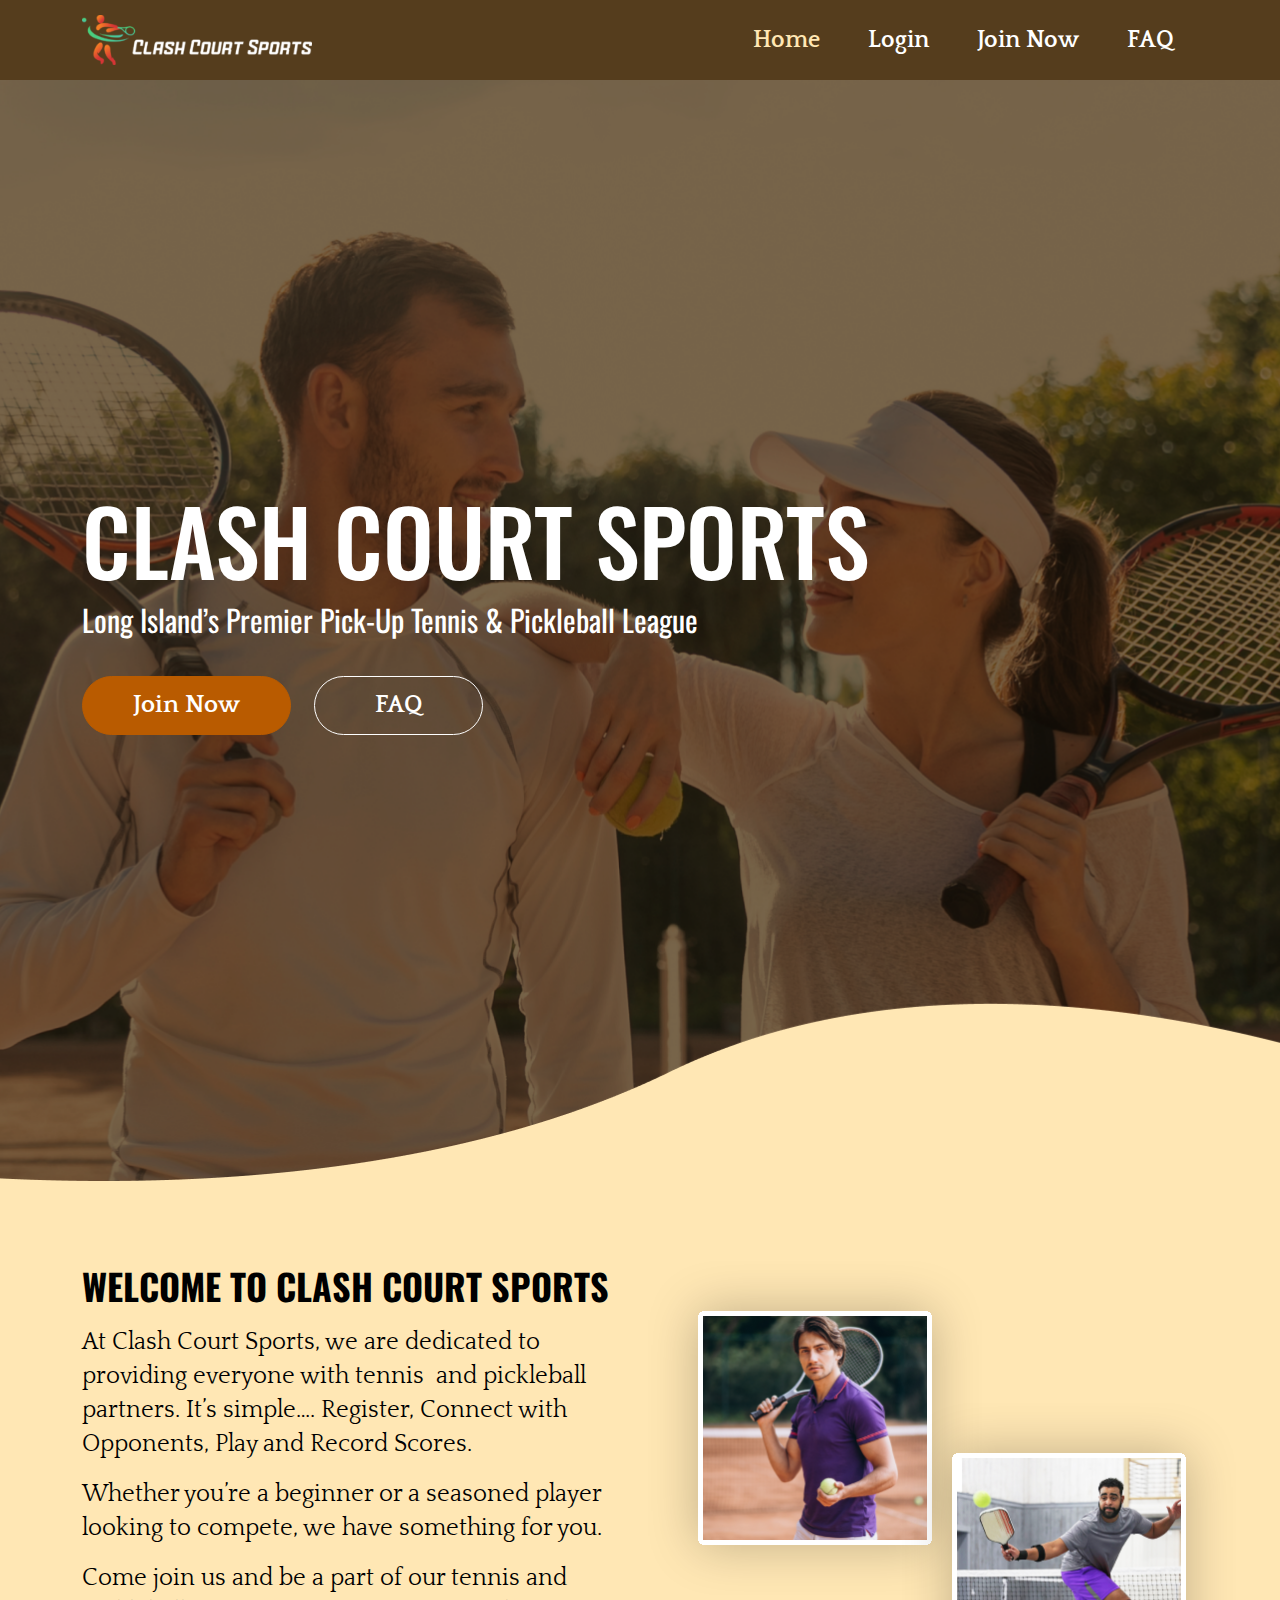
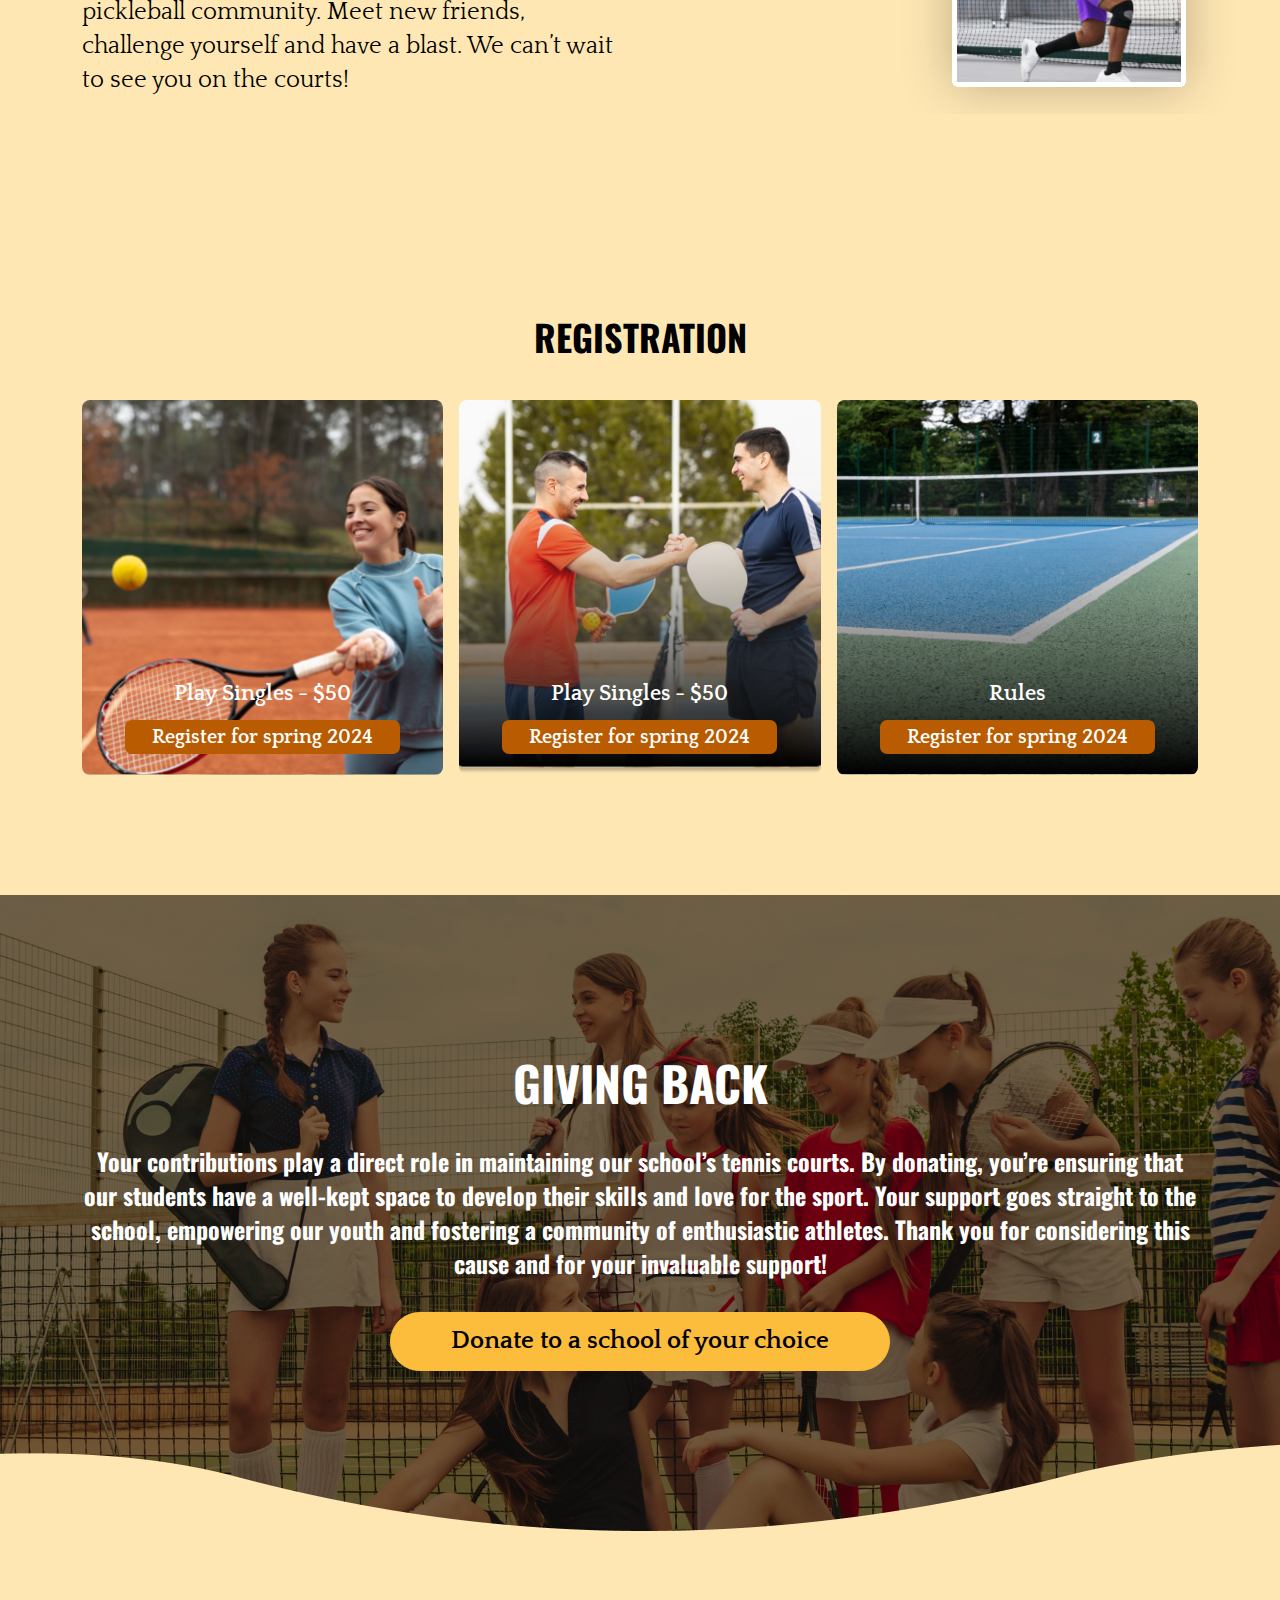
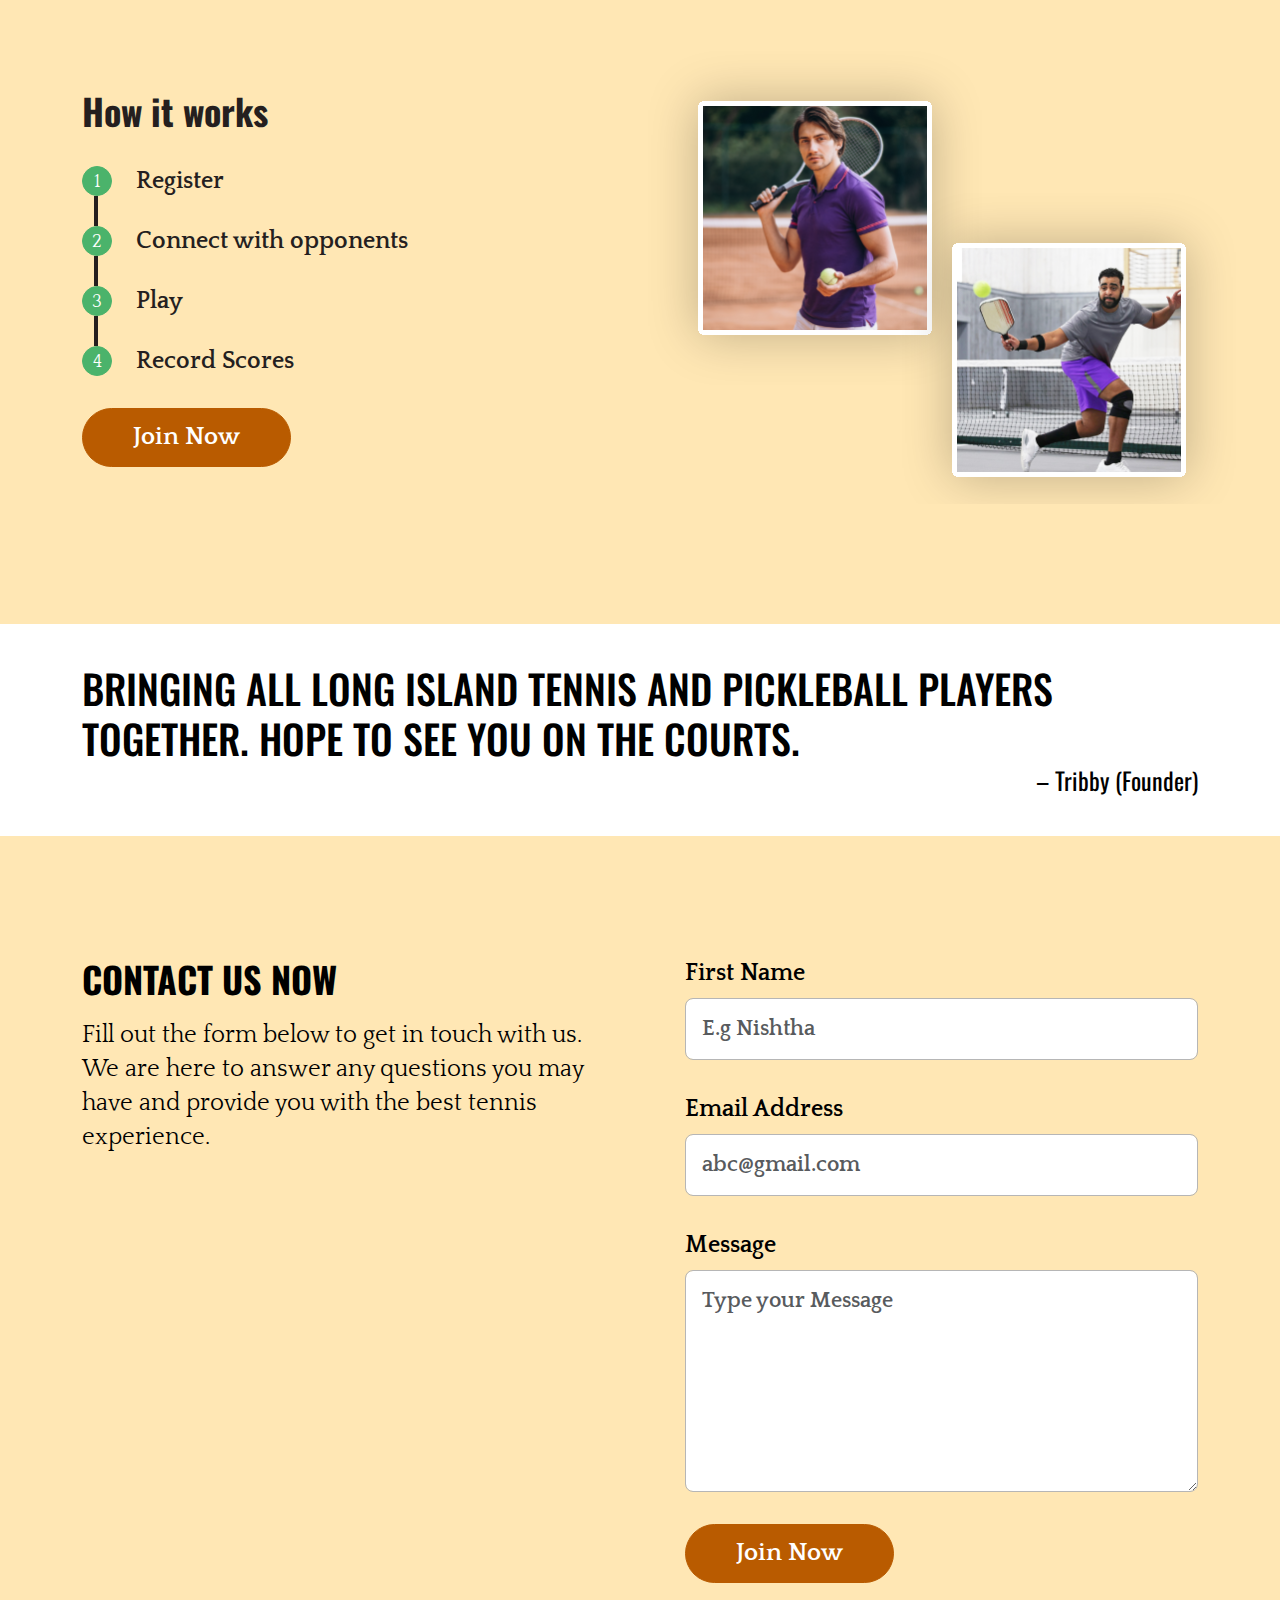
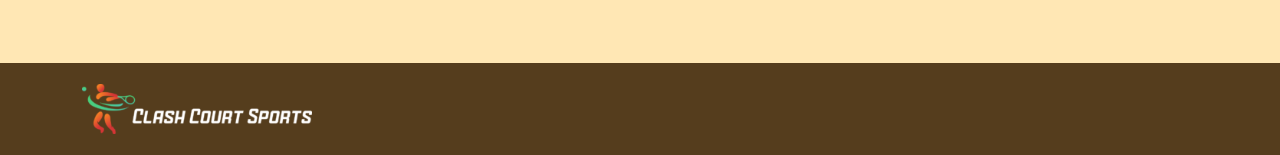
<file: index.html>
<!DOCTYPE html>
<html lang="en">

<head>
  <meta charset="UTF-8">
  <meta name="viewport" content="width=device-width, initial-scale=1">
  <meta name="title" content="Clash Court Sports">
  <meta name="description" content="Clash Court Sports">
  <meta name="keywords" content="Clash Court Sports">

  <link rel="stylesheet" href="https://stackpath.bootstrapcdn.com/font-awesome/4.7.0/css/font-awesome.min.css" />
  <link rel="stylesheet" href="assets/css/bootstrap.css" />
  <link rel="stylesheet" href="assets/css/owl.carousel.min.css" />
  <link rel="stylesheet" href="assets/css/main.css" />
  <link rel="stylesheet" href="assets/css/responsive.css" />
</head>

<body>
  <div class="header_section">
    <div class="container menu_container">
      <nav class="navbar navbar-expand-lg header_navbar">
        <a class="navbar-brand" href="/">
          <img src="assets/images/logo.svg" alt="Clash Court Sports lOGO" title="Clash Court Sports" />
        </a>
        <button class="navbar-toggler" type="button" data-bs-toggle="collapse" data-bs-target="#sportsmenunavbar"
          aria-controls="sportsmenunavbar" aria-expanded="false" aria-label="Toggle navigation">
         <img src="assets/images/menu.svg" alt="">
        </button>
        <div class="collapse navbar-collapse" id="sportsmenunavbar">
          <ul class="navbar-nav ms-auto">
            <li class="nav-item"><a class="nav-link active" href="#">Home</a></li>
            <li class="nav-item"><a class="nav-link" href="#">Login</a></li>
            <li class="nav-item"><a class="nav-link" href="#">Join Now</a></li>
            <li class="nav-item"><a class="nav-link" href="#">FAQ</a></li>
          </ul>
        </div>
      </nav>
    </div>
  </div>
  
  <div class="banner_section">
    <div class="container sports_container">
      <div class="banner_content">
        <h1 class="banner_headng">Clash Court Sports</h1>
        <p class="banner_content">Long Island’s Premier Pick-Up Tennis & Pickleball League </p>
        <div class="demo_btn_group">
          <a href="#" class="btn join_now_btn" target="_blank">Join Now</a>
          <a href="#" class="btn faq_btn">FAQ</a>
        </div>
      </div>
    </div>
  </div>
  <div class="about_section">
    <div class="container sports_container">
      <div class="about_box">
        <ul class="work_list">
          <li>
            <div class="about_content">
              <h2>Welcome to Clash Court Sports</h2>
              <p>At Clash Court Sports, we are dedicated to providing everyone with tennis  and pickleball partners. It’s simple…. Register, Connect with Opponents, Play and Record Scores.</p>
              <p>Whether you’re a beginner or a seasoned player looking to compete, we have something for you.</p>
              <p>Come join us and be a part of our tennis and
                pickleball community. Meet new friends, challenge yourself and have a blast. We can’t wait to see you
                on the courts!</p>
            </div>
          </li>
          <li>
            <div class="work_box_img"><img src="assets/images/work_box_img.svg" alt=""></div>
          </li>
        </ul>
      </div>
    </div>
  </div>
  <div class="registration_section">
    <div class="container sports_container">
      <div class="registration_box">
        <h2 class="registration_heading">Registration</h2>
        <ul class="registration_list">
          <li>
            <div class="registration_box_card">
              <div class="registration_box_inner">
                <h6>Play Singles - $50</h6>
                <a href="#" class="btn registration_for_btn">Register for spring 2024</a>
              </div>
            </div>
          </li>
          <li>
            <div class="registration_box_card bg_two">
              <div class="registration_box_inner">
                <h6>Play Singles - $50</h6>
                <a href="#" class="btn registration_for_btn">Register for spring 2024</a>
              </div>
            </div>
          </li>
          <li>
            <div class="registration_box_card bg_three">
              <div class="registration_box_inner">
                <h6>Rules</h6>
                <a href="#" class="btn registration_for_btn">Register for spring 2024</a>
              </div>
            </div>
          </li>
        </ul>
      </div>
    </div>
  </div>
  <div class="back_section">
    <div class="container sports_container">
      <div class="back_section_box">
        <h3>Giving Back</h3>
        <p>Your contributions play a direct role in maintaining our school’s tennis courts. By donating, you’re ensuring
          that our students have a well-kept space to develop their skills and love for
          the sport. Your support goes straight to the school, empowering our youth and fostering
          a community of enthusiastic athletes. Thank you for considering this cause and
          for your invaluable support!</p>
        <a href="#" class="btn back_btn">Donate to a school of your choice</a>
      </div>
    </div>
  </div>
  <div class="work_section">
    <div class="container sports_container">
      <div class="work_box">
        <ul class="work_list">
          <li>
            <div class="work_list_box">
              <h4>How it works</h4>
              <div class="work_list_media">
                <div class="work_icon">
                  1
                </div>
                <div class="work_list_media_body">
                  <h5>Register</h5>
                </div>
              </div>
              <div class="work_list_media">
                <div class="work_icon">
                  2
                </div>
                <div class="work_list_media_body">
                  <h5>Connect with opponents</h5>
                </div>
              </div>
              <div class="work_list_media">
                <div class="work_icon">
                  3
                </div>
                <div class="work_list_media_body">
                  <h5>Play</h5>
                </div>
              </div>
              <div class="work_list_media">
                <div class="work_icon">
                  4
                </div>
                <div class="work_list_media_body">
                  <h5>Record Scores</h5>
                </div>
              </div>
              <a href="#" class="btn join_now_btn mt_32" target="_blank">Join Now</a>
            </div>
          </li>
          <li>
            <div class="work_box_img"><img src="assets/images/work_box_img.svg" alt=""></div>
          </li>
      </div>
    </div>
  </div>
  <div class="testimonial_section">
    <div class="container sports_container">
      <div class="testimonial_box">
        <h5>Bringing all Long Island tennis and pickleball players together.
          Hope to see you on the courts.</h5>
        <p>– Tribby (Founder)</p>
      </div>
    </div>
  </div>
  <div class="contact_section">
    <div class="container sports_container">
      <div class="contact_box">
        <div class="contact_box_left">
          <h6>Contact Us Now</h6>
          <p>Fill out the form below to get in touch with us. We are here to answer any questions you may have and provide you with the best tennis experience.</p>
        </div>
        <div class="contact_box_right">
          <div class="info_group">
            <p class="info_label">First Name</p>
            <input type="text" name="firstName" class="form-control info_form_control" placeholder="E.g Nishtha">
          </div>
          <div class="info_group">
            <p class="info_label">Email Address</p>
            <input type="text" name="firstName" class="form-control info_form_control" placeholder="abc@gmail.com">
          </div>
          <div class="info_group">
            <p class="info_label">Message</p>
            <textarea name="message" class="form-control info_form_control" rows="6" placeholder="Type your Message"></textarea>
          </div>
          <a href="#" class="btn join_now_btn" target="_blank">Join Now</a>
        </div>
      </div>
    </div>
  </div>
  <div class="footer_section">
    <div class="container sports_container">
      <a class="navbar-brand" href="/">
        <img src="assets/images/logo.svg" alt="Clash Court Sports lOGO" title="Clash Court Sports" />
      </a>
    </div>
  </div>
  <script src="assets/js/jquery.js"></script>
  <script src="assets/js/popper.min.js"></script>
  <script src="assets/js/bootstrap.js"></script>
  <script src="assets/js/custom.js"></script>

</body>

</html>
</file>
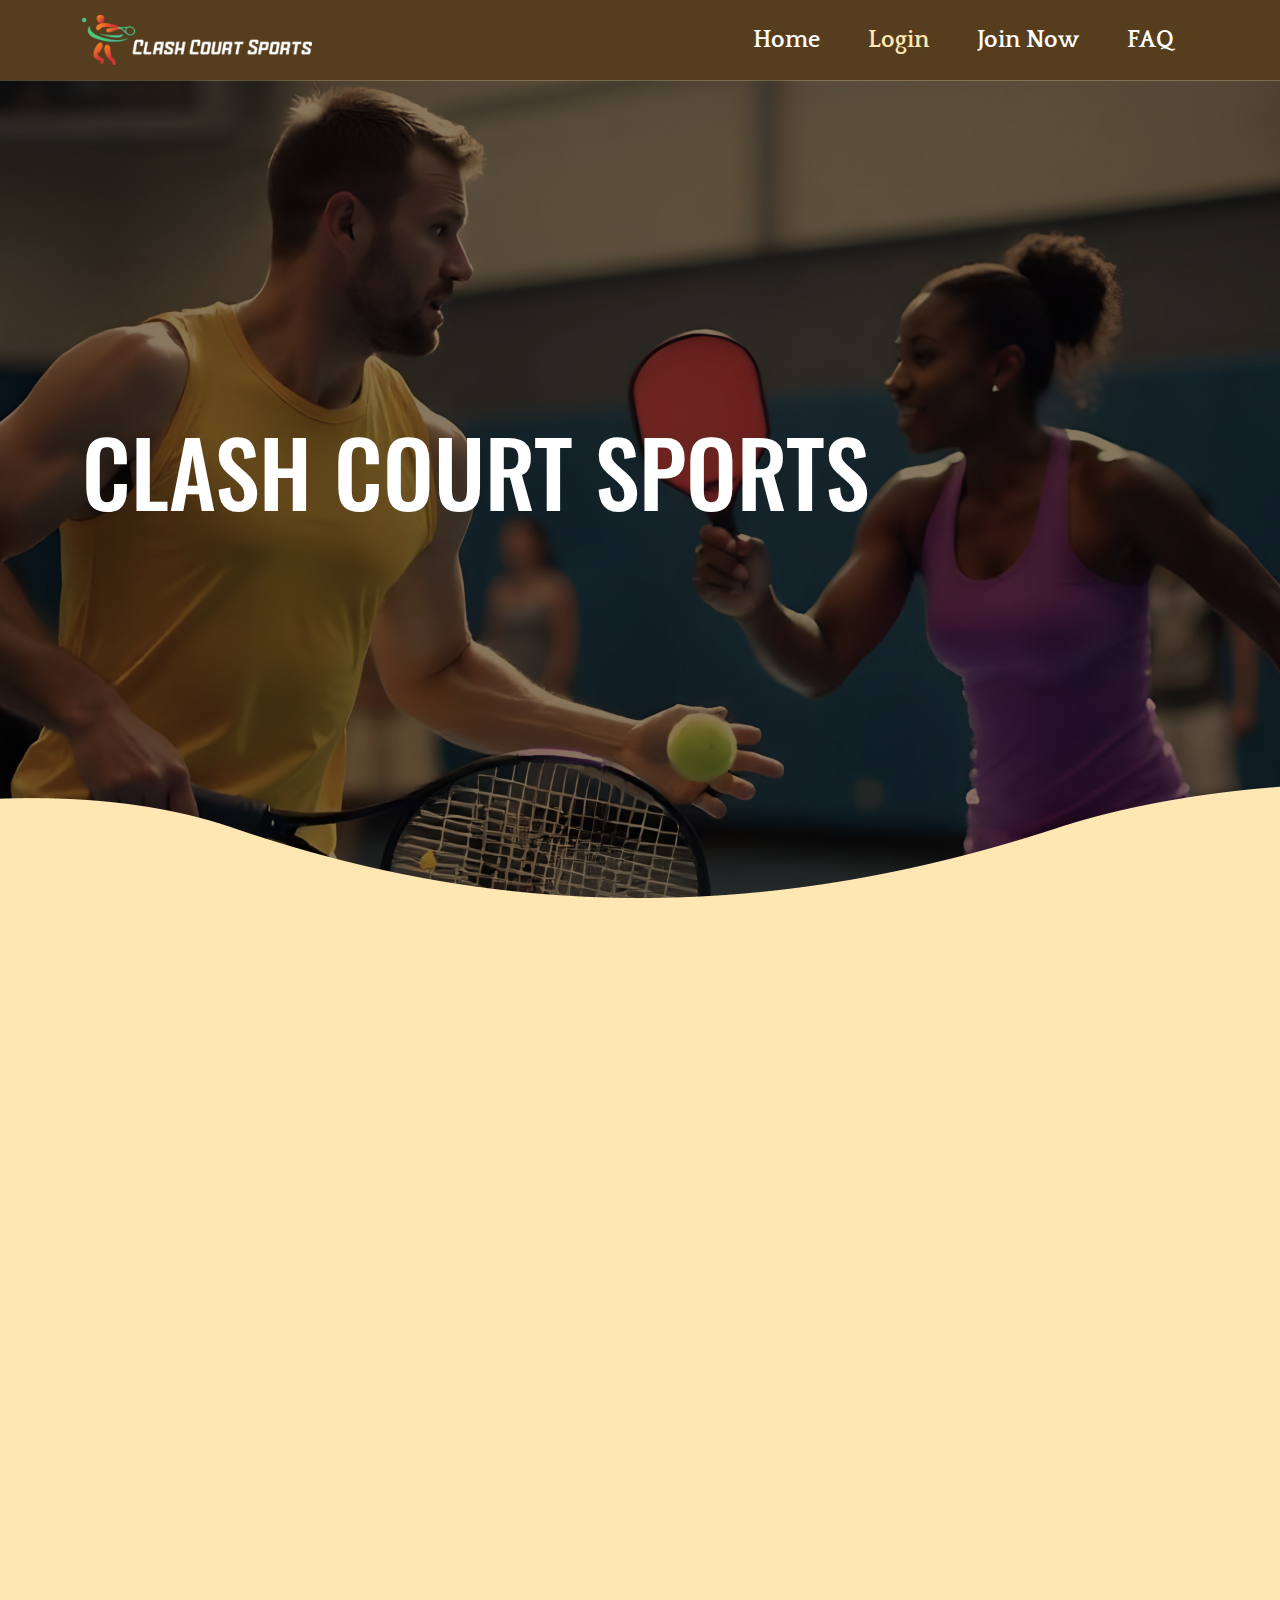
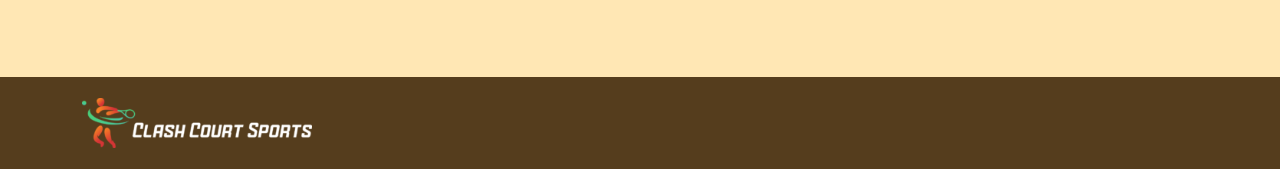
<file: donation .html>
<!DOCTYPE html>
<html lang="en">

<head>
  <meta charset="UTF-8">
  <meta name="viewport" content="width=device-width, initial-scale=1">
  <meta name="title" content="Clash Court Sports- Donation ">
  <meta name="description" content="Clash Court Sports">
  <meta name="keywords" content="Clash Court Sports">

  <link rel="stylesheet" href="https://stackpath.bootstrapcdn.com/font-awesome/4.7.0/css/font-awesome.min.css" />
  <link rel="stylesheet" href="assets/css/bootstrap.css" />
  <link rel="stylesheet" href="assets/css/owl.carousel.min.css" />
  <link rel="stylesheet" href="assets/css/main.css" />
  <link rel="stylesheet" href="assets/css/responsive.css" />
</head>

<body>
  <div class="body_main">
    <div class="header_section">
      <div class="container menu_container">
        <nav class="navbar navbar-expand-lg header_navbar">
          <a class="navbar-brand" href="/">
            <img src="assets/images/logo.svg" alt="Clash Court Sports lOGO" title="Clash Court Sports" />
          </a>
          <button class="navbar-toggler" type="button" data-bs-toggle="collapse" data-bs-target="#sportsmenunavbar"
            aria-controls="sportsmenunavbar" aria-expanded="false" aria-label="Toggle navigation">
            <img src="assets/images/menu.svg" alt="">
          </button>
          <div class="collapse navbar-collapse" id="sportsmenunavbar">
            <ul class="navbar-nav ms-auto">
              <li class="nav-item"><a class="nav-link" href="/">Home</a></li>
              <li class="nav-item"><a class="nav-link active" href="login.html">Login</a></li>
              <li class="nav-item"><a class="nav-link" href="join-now.html">Join Now</a></li>
              <li class="nav-item"><a class="nav-link" href="faq.html">FAQ</a></li>
            </ul>
          </div>
        </nav>
      </div>
    </div>
    <div class="join_now_bannner">
      <div class="container sports_container">
        <div class="banner_content">
          <h1 class="banner_headng">Clash Court Sports</h1>
        </div>
      </div>
    </div>
    <div class="login_section" style="visibility: hidden;">
      <div class="container sports_container">
        <div class="login_box">
          <div class="login_group mb_30">
            <p class="label_from">Email Address <span>*</span></p>
            <input type="text" class="form-control info_form_control" placeholder="">
          </div>
          <div class="login_group mb_30">
            <p class="label_from">Password <span>*</span></p>
            <input type="text" class="form-control info_form_control" placeholder="">
          </div>
          <div class="login_group">
            <a href="#" class="lost_link">Lost Your Password?</a>
          </div>
          <div class="login_group">
            <div class="form-check remember_check">
              <input type="checkbox" class="form-check-input" value="oK4viwQ84hwM7GI62PnE"
                id="notification-oK4viwQ84hwM7GI62PnE">
              <label class="form-check-label" for="notification-oK4viwQ84hwM7GI62PnE">Remember Me</label>
            </div>
          </div>
          <div class="login_group">
            <a href="login.html" class="btn join_now_btn" target="_blank">Log In</a>
          </div>
        </div>
      </div>
    </div>

    <div class="footer_section">
      <div class="container sports_container">
        <a class="navbar-brand" href="/">
          <img src="assets/images/logo.svg" alt="Clash Court Sports lOGO" title="Clash Court Sports" />
        </a>
      </div>
    </div>
  </div>
  <script src="assets/js/jquery.js"></script>
  <script src="assets/js/popper.min.js"></script>
  <script src="assets/js/bootstrap.js"></script>
  <script src="assets/js/custom.js"></script>

</body>

</html>
</file>
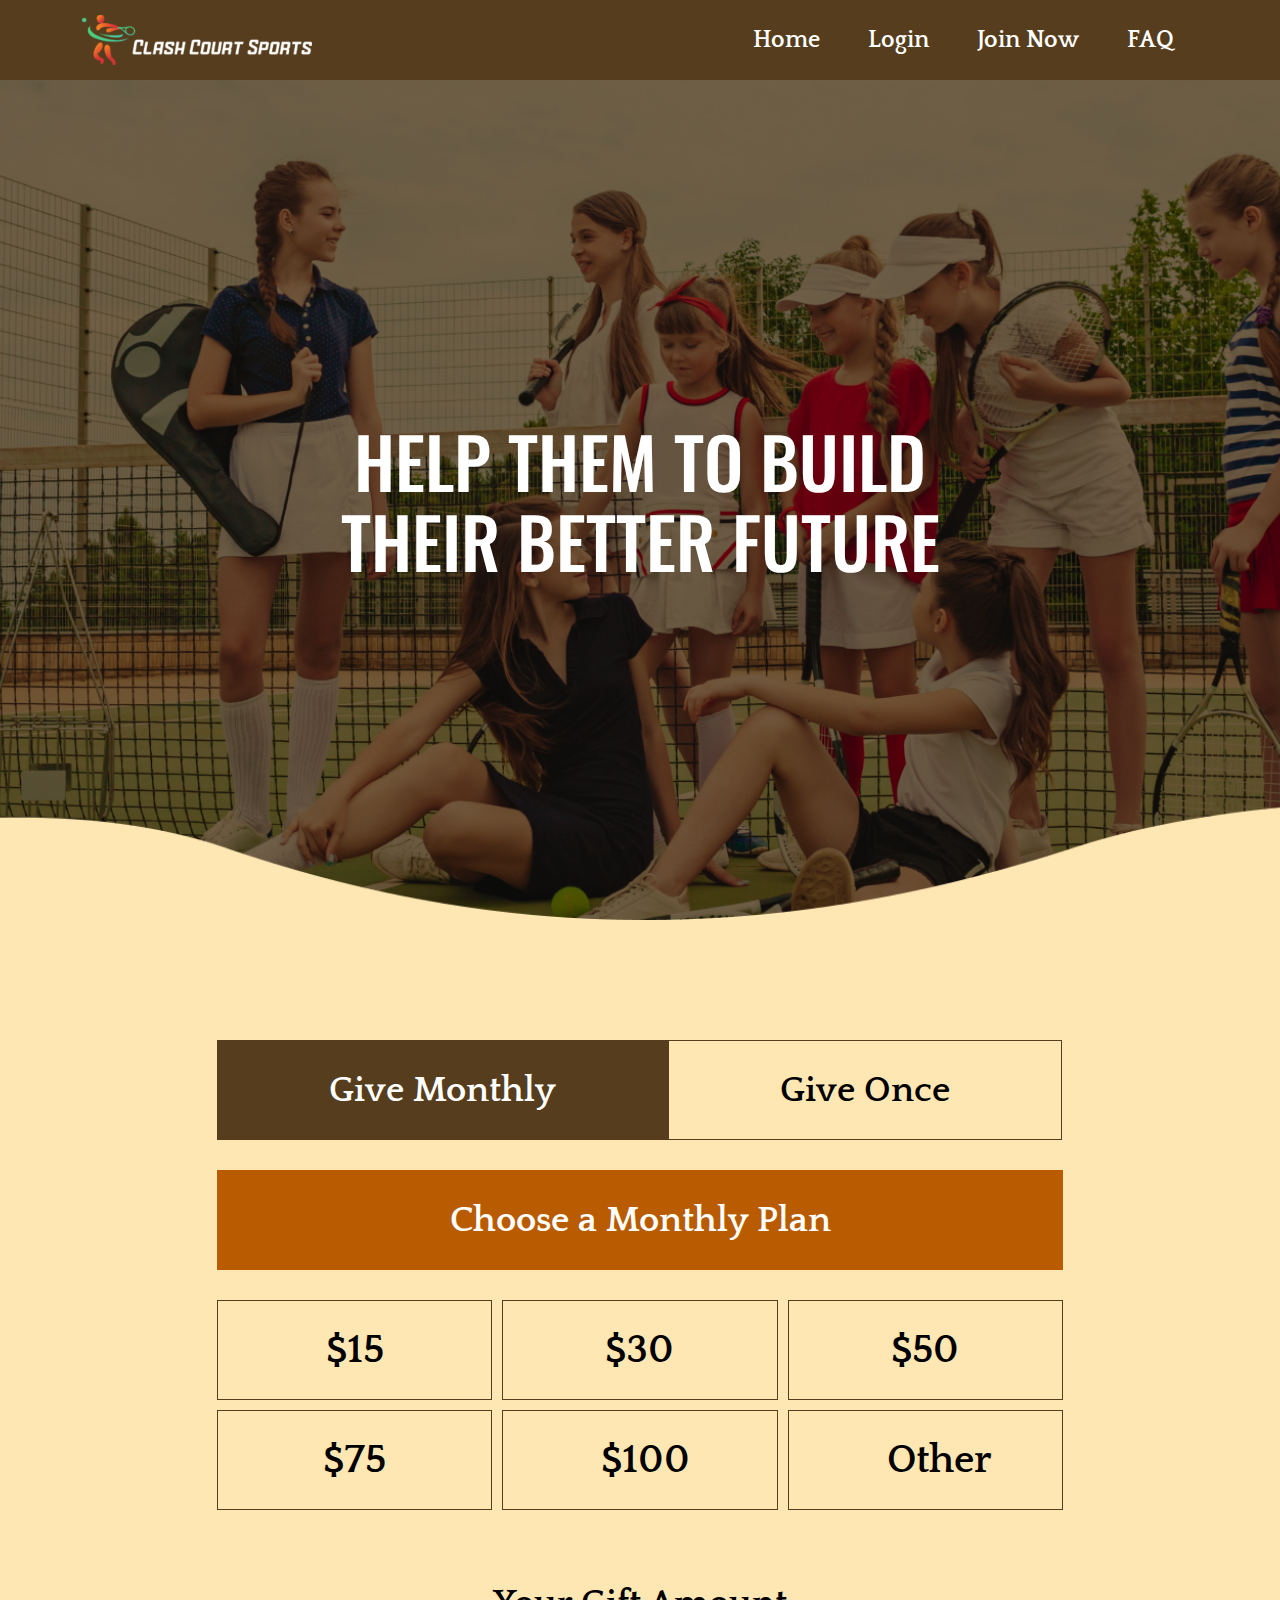
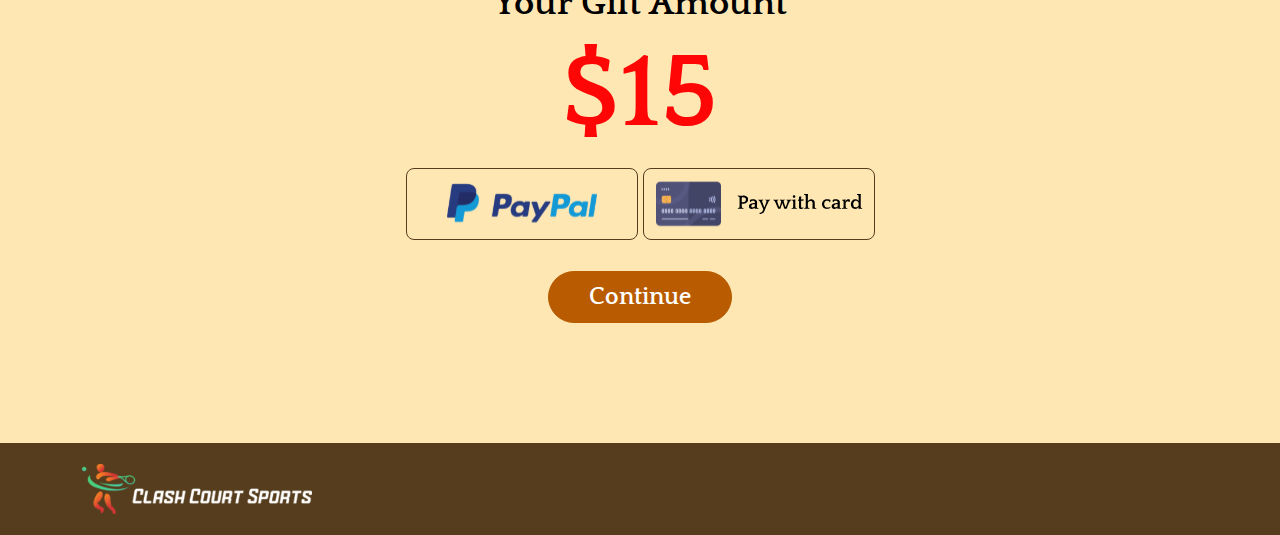
<file: donation.html>
<!DOCTYPE html>
<html lang="en">

<head>
  <meta charset="UTF-8">
  <meta name="viewport" content="width=device-width, initial-scale=1">
  <meta name="title" content="Clash Court Sports- Donation ">
  <meta name="description" content="Clash Court Sports">
  <meta name="keywords" content="Clash Court Sports">
  <link rel="icon" type="image/ico" href="assets/images/favicon.ico">
  <link rel="stylesheet" href="https://stackpath.bootstrapcdn.com/font-awesome/4.7.0/css/font-awesome.min.css" />
  <link rel="stylesheet" href="assets/css/bootstrap.css" />
  <link rel="stylesheet" href="assets/css/owl.carousel.min.css" />
  <link rel="stylesheet" href="assets/css/main.css" />
  <link rel="stylesheet" href="assets/css/responsive.css" />
</head>

<body>
  <div class="body_main">
    <div class="header_section">
      <div class="container menu_container">
        <nav class="navbar navbar-expand-lg header_navbar">
          <a class="navbar-brand" href="/">
            <img src="assets/images/logo.svg" alt="Clash Court Sports lOGO" title="Clash Court Sports" />
          </a>
          <button class="navbar-toggler" type="button" data-bs-toggle="collapse" data-bs-target="#sportsmenunavbar"
            aria-controls="sportsmenunavbar" aria-expanded="false" aria-label="Toggle navigation">
            <img src="assets/images/menu.svg" alt="">
          </button>
          <div class="collapse navbar-collapse" id="sportsmenunavbar">
            <ul class="navbar-nav ms-auto">
              <li class="nav-item"><a class="nav-link" href="/">Home</a></li>
              <li class="nav-item"><a class="nav-link" href="login.html">Login</a></li>
              <li class="nav-item"><a class="nav-link" href="events.html">Join Now</a></li>
              <li class="nav-item"><a class="nav-link" href="faq.html">FAQ</a></li>
            </ul>
          </div>
        </nav>
      </div>
    </div>
    <div class="donation_section">
      <div class="container sports_container">
        <div class="donation_box">
          <h1>Help them to build their better future</h1>
        </div>
      </div>
    </div>
    <div class="donation_about_section">
      <div class="container sports_container">
        <div class="donation_box_card">
          <ul class="nav nav-tabs donation_box_card_header" id="myTab" role="tablist">
            <li class="nav-item" role="presentation">
              <button class="nav-link active" id="montly-tab" data-bs-toggle="tab" data-bs-target="#montly-tab-pane"
                type="button" role="tab" aria-controls="montly-tab-pane" aria-selected="true">Give Monthly</button>
            </li>
            <li class="nav-item" role="presentation">
              <button class="nav-link" id="once-tab" data-bs-toggle="tab" data-bs-target="#once-tab-pane"
                type="button" role="tab" aria-controls="once-tab-pane" aria-selected="false">Give Once</button>
            </li>
          </ul>
          <div class="donation_box_body">
            <div class="tab-content" id="myTabContent">
              <div class="tab-pane fade show active" id="montly-tab-pane" role="tabpanel" aria-labelledby="montly-tab"
                tabindex="0">
                <div class="monthly_box">
                  <a type="button" class="btn donation_monthly_btn">Choose a Monthly Plan</a>
                  <ul class="translate_price_list">
                    <li><a type="button" class="btn price_list_btn">$15</a> </li>
                    <li><a type="button" class="btn price_list_btn">$30</a> </li>
                    <li><a type="button" class="btn price_list_btn">$50</a> </li>
                    <li><a type="button" class="btn price_list_btn">$75</a> </li>
                    <li><a type="button" class="btn price_list_btn">$100</a> </li>
                    <li><a type="button" class="btn price_list_btn">Other</a> </li>
                  </ul>
                  <div class="gift_box text-center">
                    <p class="gift_text">Your Gift Amount</p>
                    <p class="gift_amount_text">$15</p>
                  </div>
                  <div class="donat_btn_group text-center">
                    <a type="button" class="btn pay_btn"><img src="assets/images/paypal_btn.svg" alt=""></a>
                    <a type="button" class="btn pay_btn"><img src="assets/images/pay_card_btn.svg" alt=""></a>
                  </div>
                  <div class="continue_box text-center">
                    <a type="button" class="btn continue_btn">Continue</a>
                  </div>
                </div>
              </div>
              <div class="tab-pane fade" id="once-tab-pane" role="tabpanel" aria-labelledby="once-tab"
                tabindex="0">
                <div class="monthly_box">
                  <a type="button" class="btn donation_monthly_btn">Choose a Monthly Plan</a>
                  <ul class="translate_price_list">
                    <li><a type="button" class="btn price_list_btn">$15</a> </li>
                    <li><a type="button" class="btn price_list_btn">$30</a> </li>
                    <li><a type="button" class="btn price_list_btn">$50</a> </li>
                    <li><a type="button" class="btn price_list_btn">$75</a> </li>
                    <li><a type="button" class="btn price_list_btn">$100</a> </li>
                    <li><a type="button" class="btn price_list_btn">Other</a> </li>
                  </ul>
                  <div class="gift_box text-center">
                    <p class="gift_text">Your Gift Amount</p>
                    <p class="gift_amount_text">$15</p>
                  </div>
                  <div class="donat_btn_group text-center">
                    <a type="button" class="btn pay_btn"><img src="assets/images/paypal_btn.svg" alt=""></a>
                    <a type="button" class="btn pay_btn"><img src="assets/images/pay_card_btn.svg" alt=""></a>
                  </div>
                  <div class="continue_box text-center">
                    <a type="button" class="btn continue_btn">Continue</a>
                  </div>
                </div>
              </div>
            </div>
          </div>
        </div>
      </div>
    </div>
    <div class="footer_section">
      <div class="container sports_container">
        <a class="navbar-brand" href="/">
          <img src="assets/images/logo.svg" alt="Clash Court Sports lOGO" title="Clash Court Sports" />
        </a>
      </div>
    </div>
  </div>
  <script src="assets/js/jquery.js"></script>
  <script src="assets/js/popper.min.js"></script>
  <script src="assets/js/bootstrap.js"></script>
  <script src="assets/js/custom.js"></script>

</body>

</html>
</file>
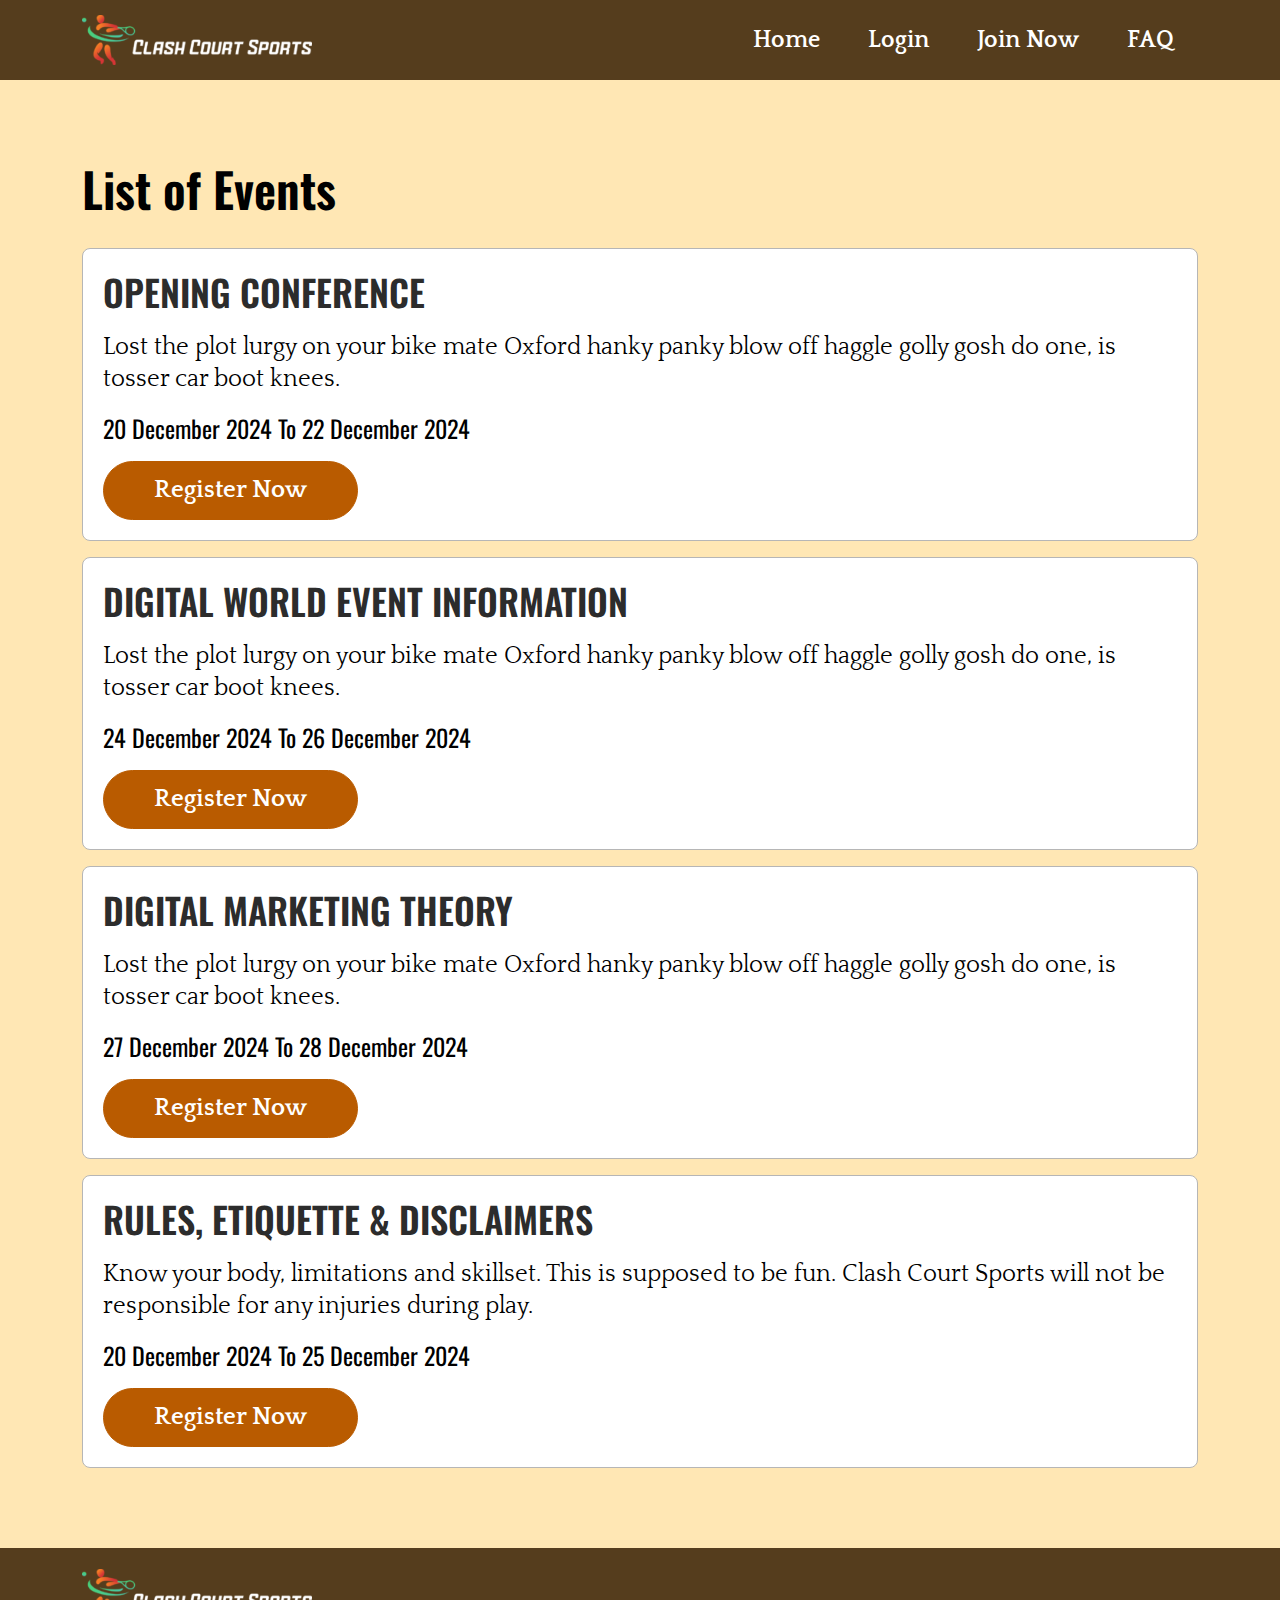
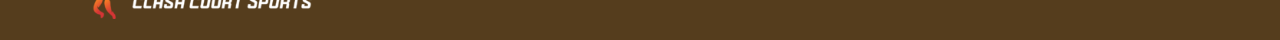
<file: events.html>
<!DOCTYPE html>
<html lang="en">

<head>
  <meta charset="UTF-8">
  <meta name="viewport" content="width=device-width, initial-scale=1">
  <meta name="title" content="Clash Court Sports- FAQ">
  <meta name="description" content="Clash Court Sports">
  <meta name="keywords" content="Clash Court Sports">
  <link rel="icon" type="image/ico" href="assets/images/favicon.ico">
  <link rel="stylesheet" href="https://stackpath.bootstrapcdn.com/font-awesome/4.7.0/css/font-awesome.min.css" />
  <link rel="stylesheet" href="assets/css/bootstrap.css" />
  <link rel="stylesheet" href="assets/css/owl.carousel.min.css" />
  <link rel="stylesheet" href="assets/css/main.css" />
  <link rel="stylesheet" href="assets/css/responsive.css" />
</head>

<body>
  <div class="body_main">
    <div class="header_section">
      <div class="container menu_container">
        <nav class="navbar navbar-expand-lg header_navbar">
          <a class="navbar-brand" href="/">
            <img src="assets/images/logo.svg" alt="Clash Court Sports lOGO" title="Clash Court Sports" />
          </a>
          <button class="navbar-toggler" type="button" data-bs-toggle="collapse" data-bs-target="#sportsmenunavbar"
            aria-controls="sportsmenunavbar" aria-expanded="false" aria-label="Toggle navigation">
            <img src="assets/images/menu.svg" alt="">
          </button>
          <div class="collapse navbar-collapse" id="sportsmenunavbar">
            <ul class="navbar-nav ms-auto">
              <li class="nav-item"><a class="nav-link" href="/">Home</a></li>
              <li class="nav-item"><a class="nav-link" href="login.html">Login</a></li>
              <li class="nav-item"><a class="nav-link" href="events.html">Join Now</a></li>
              <li class="nav-item"><a class="nav-link" href="faq.html">FAQ</a></li>
            </ul>
          </div>
        </nav>
      </div>
    </div>
    
    <div class="faq_section">
      <div class="container sports_container">
        <div class="faq_box">
          <h1 class="faq_heading">List of Events</h1>
          <div class="events_box">
            <div class="event_box_card">
              <h2 class="events_heading">Opening Conference</h2>
              <p class="event_subheading">Lost the plot lurgy on your bike mate Oxford hanky panky blow off haggle golly gosh do one, is tosser car boot knees.</p>
              <p class="event_date">20 December 2024 To 22 December 2024</p>
              <a href="join-now.html" class="btn join_now_btn" target="_blank">Register Now</a>
            </div>
            <div class="event_box_card">
              <h2 class="events_heading">Digital World Event Information</h2>
              <p class="event_subheading">Lost the plot lurgy on your bike mate Oxford hanky panky blow off haggle golly gosh do one, is tosser car boot knees.</p>
              <p class="event_date">24 December 2024 To 26 December 2024</p>
              <a href="join-now.html" class="btn join_now_btn" target="_blank">Register Now</a>
            </div>
            <div class="event_box_card">
              <h2 class="events_heading">Digital Marketing Theory</h2>
              <p class="event_subheading">Lost the plot lurgy on your bike mate Oxford hanky panky blow off haggle golly gosh do one, is tosser car boot knees.</p>
              <p class="event_date">27 December 2024 To 28 December 2024</p>
              <a href="join-now.html" class="btn join_now_btn" target="_blank">Register Now</a>
            </div>
            <div class="event_box_card">
              <h2 class="events_heading">Rules, etiquette & disclaimers</h2>
              <p class="event_subheading">Know your body, limitations and skillset. This is supposed to be fun. Clash Court Sports will not be responsible for any injuries during play.</p>
              <p class="event_date">20 December 2024 To 25 December 2024</p>
              <a href="join-now.html" class="btn join_now_btn" target="_blank">Register Now</a>
            </div>
          </div>
        </div>
      </div>
    </div>
    <div class="footer_section">
      <div class="container sports_container">
        <a class="navbar-brand" href="/">
          <img src="assets/images/logo.svg" alt="Clash Court Sports lOGO" title="Clash Court Sports" />
        </a>
      </div>
    </div>
  </div>
  <script src="assets/js/jquery.js"></script>
  <script src="assets/js/popper.min.js"></script>
  <script src="assets/js/bootstrap.js"></script>
  <script src="assets/js/custom.js"></script>

</body>

</html>
</file>
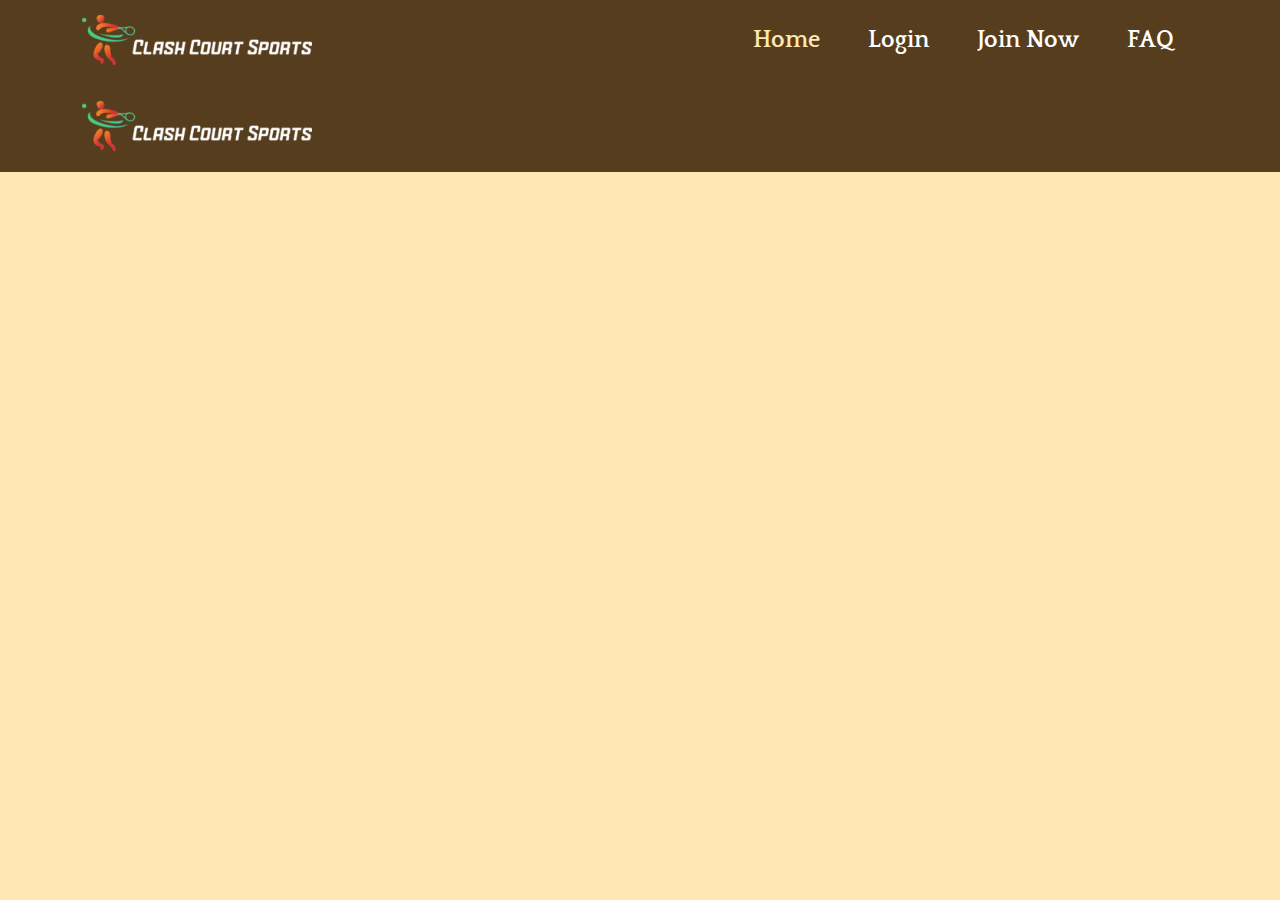
<file: faq.html>
<!DOCTYPE html>
<html lang="en">

<head>
  <meta charset="UTF-8">
  <meta name="viewport" content="width=device-width, initial-scale=1">
  <meta name="title" content="Clash Court Sports- FAQ">
  <meta name="description" content="Clash Court Sports">
  <meta name="keywords" content="Clash Court Sports">

  <link rel="stylesheet" href="https://stackpath.bootstrapcdn.com/font-awesome/4.7.0/css/font-awesome.min.css" />
  <link rel="stylesheet" href="assets/css/bootstrap.css" />
  <link rel="stylesheet" href="assets/css/owl.carousel.min.css" />
  <link rel="stylesheet" href="assets/css/main.css" />
  <link rel="stylesheet" href="assets/css/responsive.css" />
</head>

<body>
  <div class="body_main">
  <div class="header_section">
    <div class="container menu_container">
      <nav class="navbar navbar-expand-lg header_navbar">
        <a class="navbar-brand" href="/">
          <img src="assets/images/logo.svg" alt="Clash Court Sports lOGO" title="Clash Court Sports" />
        </a>
        <button class="navbar-toggler" type="button" data-bs-toggle="collapse" data-bs-target="#sportsmenunavbar"
          aria-controls="sportsmenunavbar" aria-expanded="false" aria-label="Toggle navigation">
         <img src="assets/images/menu.svg" alt="">
        </button>
        <div class="collapse navbar-collapse" id="sportsmenunavbar">
          <ul class="navbar-nav ms-auto">
            <li class="nav-item"><a class="nav-link active" href="/">Home</a></li>
            <li class="nav-item"><a class="nav-link" href="login.html">Login</a></li>
            <li class="nav-item"><a class="nav-link" href="join-now.html">Join Now</a></li>
            <li class="nav-item"><a class="nav-link" href="faq.html">FAQ</a></li>
          </ul>
        </div>
      </nav>
    </div>
  </div>
  
 
  <div class="footer_section">
    <div class="container sports_container">
      <a class="navbar-brand" href="/">
        <img src="assets/images/logo.svg" alt="Clash Court Sports lOGO" title="Clash Court Sports" />
      </a>
    </div>
  </div>
</div>
  <script src="assets/js/jquery.js"></script>
  <script src="assets/js/popper.min.js"></script>
  <script src="assets/js/bootstrap.js"></script>
  <script src="assets/js/custom.js"></script>

</body>

</html>
</file>
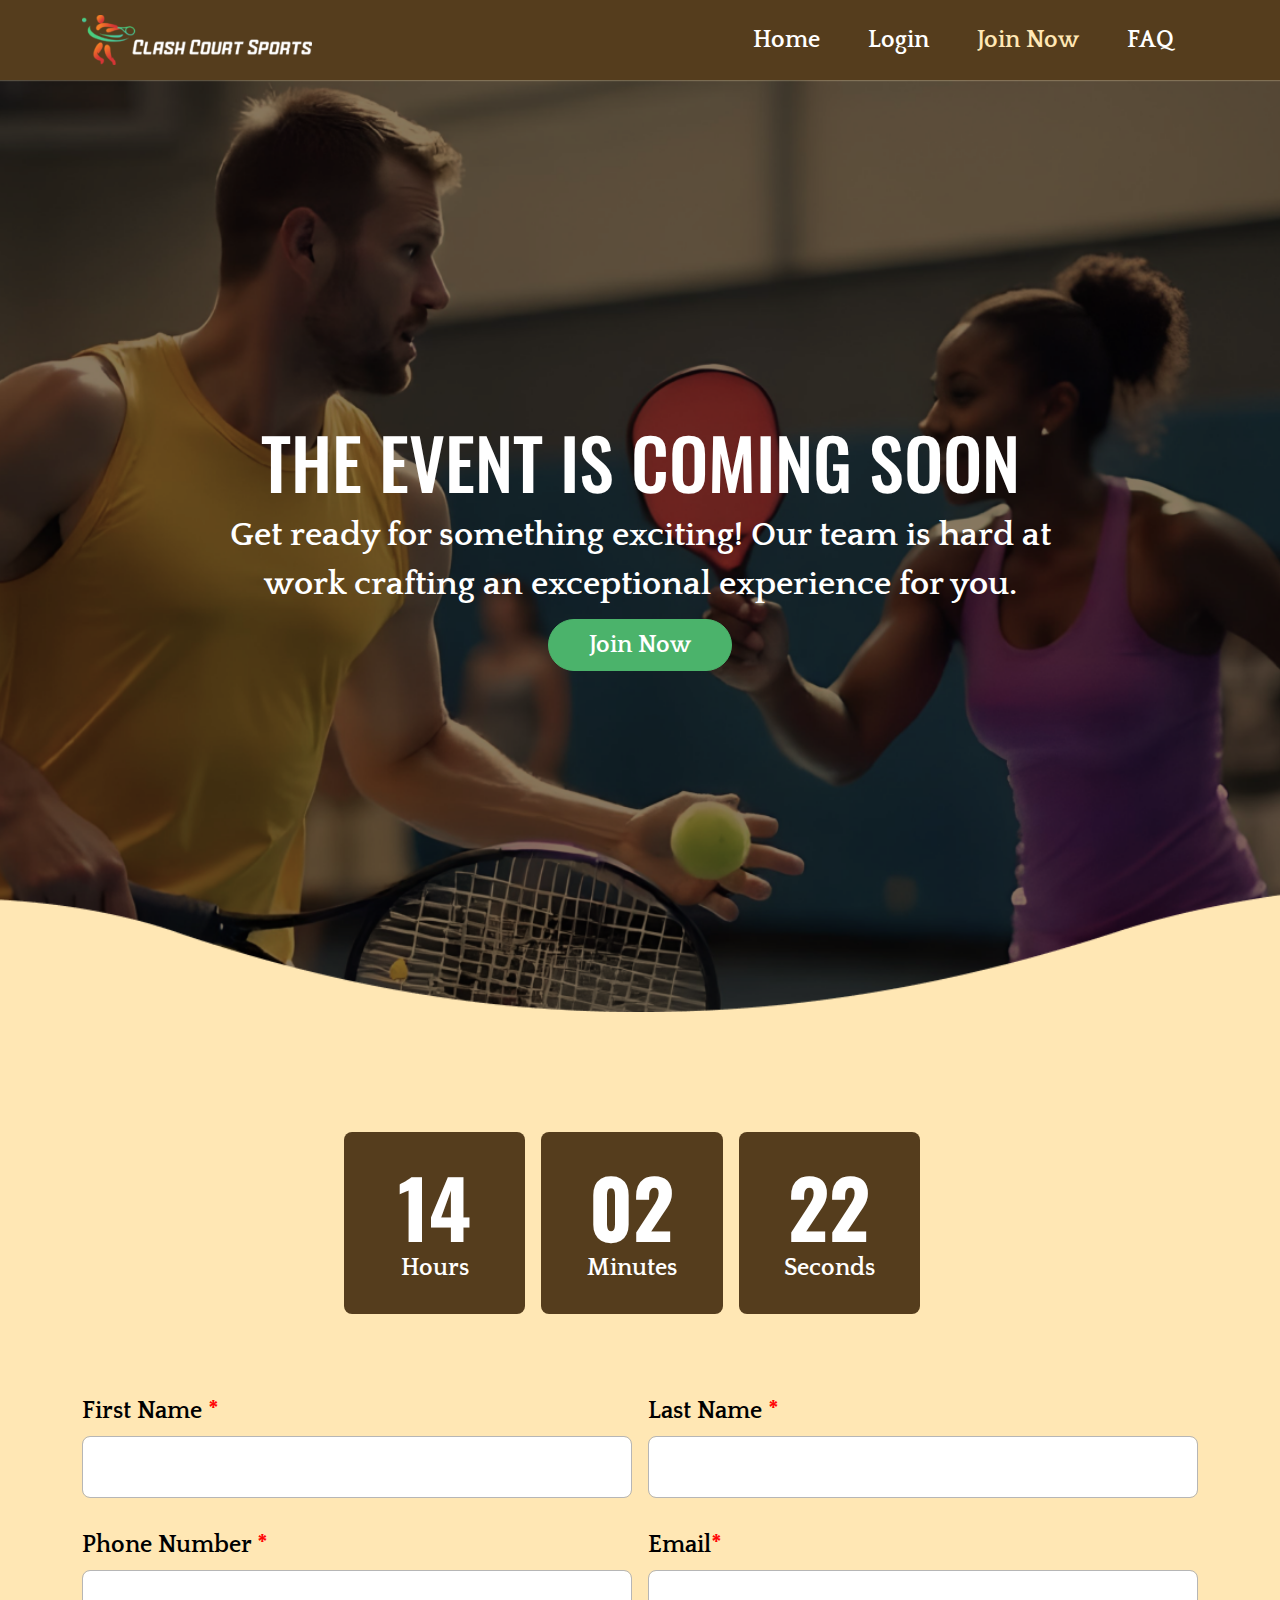
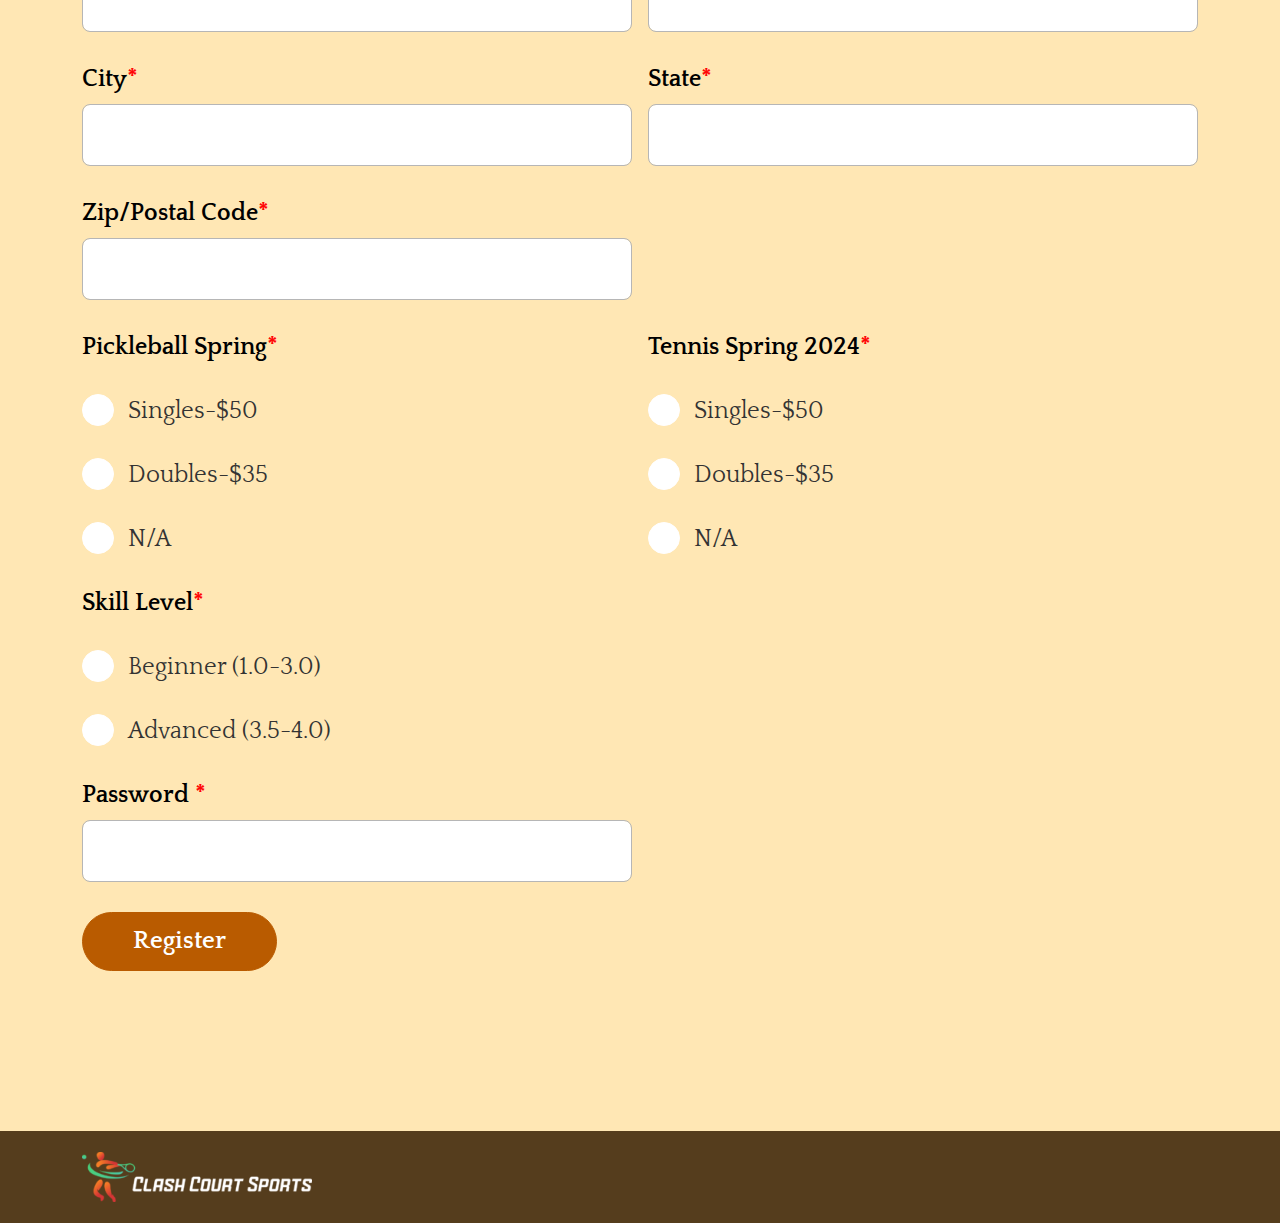
<file: join-now.html>
<!DOCTYPE html>
<html lang="en">

<head>
  <meta charset="UTF-8">
  <meta name="viewport" content="width=device-width, initial-scale=1">
  <meta name="title" content="Clash Court Sports- Join Now">
  <meta name="description" content="Clash Court Sports">
  <meta name="keywords" content="Clash Court Sports">
  <link rel="icon" type="image/ico" href="assets/images/favicon.ico">
  <link rel="stylesheet" href="https://stackpath.bootstrapcdn.com/font-awesome/4.7.0/css/font-awesome.min.css" />
  <link rel="stylesheet" href="assets/css/bootstrap.css" />
  <link rel="stylesheet" href="assets/css/owl.carousel.min.css" />
  <link rel="stylesheet" href="assets/css/main.css" />
  <link rel="stylesheet" href="assets/css/responsive.css" />
</head>

<body>
  <div class="body_main">
    <div class="header_section">
      <div class="container menu_container">
        <nav class="navbar navbar-expand-lg header_navbar">
          <a class="navbar-brand" href="/">
            <img src="assets/images/logo.svg" alt="Clash Court Sports lOGO" title="Clash Court Sports" />
          </a>
          <button class="navbar-toggler" type="button" data-bs-toggle="collapse" data-bs-target="#sportsmenunavbar"
            aria-controls="sportsmenunavbar" aria-expanded="false" aria-label="Toggle navigation">
            <img src="assets/images/menu.svg" alt="">
          </button>
          <div class="collapse navbar-collapse" id="sportsmenunavbar">
            <ul class="navbar-nav ms-auto">
              <li class="nav-item"><a class="nav-link" href="/">Home</a></li>
              <li class="nav-item"><a class="nav-link" href="login.html">Login</a></li>
              <li class="nav-item"><a class="nav-link active" href="join-now.html">Join Now</a></li>
              <li class="nav-item"><a class="nav-link" href="faq.html">FAQ</a></li>
            </ul>
          </div>
        </nav>
      </div>
    </div>
    <div class="join_now_bannner">
      <div class="container sports_container">
        <div class="event_content">
          <h1 class="event_headng">The Event is coming soon</h1>
          <p class="event_sub_heading">Get ready for something exciting! Our team is hard at work crafting an exceptional experience for you.</p>
          <a href="login.html" class="btn event_btn" target="_blank">Join Now</a>
        </div>
      </div>
    </div>
    <div class="login_section">
      <div class="container sports_container">
        <div class="timer_box">
          <ul class="timer_list">
            <li>
              <div class="timer_box_inner">
                <p class="minutes_text">14 <span>Hours</span></p>
              </div>
            </li>
            <li>
              <div class="timer_box_inner">
                <p class="minutes_text">02 <span>Minutes</span></p>
              </div>
            </li>
            <li>
              <div class="timer_box_inner">
                <p class="minutes_text">22 <span>Seconds</span></p>
              </div>
            </li>
          </ul>
        </div>
        <div class="login_box">
          <ul class="join_now_list">
            <li>
              <div class="login_group mb_30">
                <p class="label_from">First Name <span>*</span></p>
                <input type="text" class="form-control info_form_control" placeholder="">
              </div>
            </li>
            <li>
              <div class="login_group mb_30">
                <p class="label_from">Last Name <span>*</span></p>
                <input type="text" class="form-control info_form_control" placeholder="">
              </div>
            </li>
            <li>
              <div class="login_group mb_30">
                <p class="label_from">Phone Number <span>*</span></p>
                <input type="text" class="form-control info_form_control" placeholder="">
              </div>
            </li>
            <li>
              <div class="login_group mb_30">
                <p class="label_from">Email<span>*</span></p>
                <input type="text" class="form-control info_form_control" placeholder="">
              </div>
            </li>
            <li>
              <div class="login_group mb_30">
                <p class="label_from">City<span>*</span></p>
                <input type="text" class="form-control info_form_control" placeholder="">
              </div>
            </li>
            <li>
              <div class="login_group mb_30">
                <p class="label_from">State<span>*</span></p>
                <input type="text" class="form-control info_form_control" placeholder="">
              </div>
            </li>
            <li>
              <div class="login_group mb_30">
                <p class="label_from">Zip/Postal Code<span>*</span></p>
                <input type="text" class="form-control info_form_control" placeholder="">
              </div>
            </li>
            <li class="hidden">
              <div class="login_group mb_30">
                <p class="label_from">Zip/Postal Code<span>*</span></p>
                <input type="text" class="form-control info_form_control" placeholder="">
              </div>
            </li>

            <li>
              <div class="radio_box mb_30">
                <p class="label_from mb_30">Pickleball Spring<span>*</span></p>
                <div class="form-check join_now_radio">
                  <input class="form-check-input " type="radio" name="flexRadioDefault" id="radiocheck1">
                  <label class="form-check-label" for="radiocheck1">
                    Singles-$50
                  </label>
                </div>
                <div class="form-check join_now_radio">
                  <input class="form-check-input " type="radio" name="flexRadioDefault" id="radiocheck1">
                  <label class="form-check-label" for="radiocheck1">
                    Doubles-$35
                  </label>
                </div>
                <div class="form-check join_now_radio">
                  <input class="form-check-input " type="radio" name="flexRadioDefault" id="radiocheck1">
                  <label class="form-check-label" for="radiocheck1">
                    N/A
                  </label>
                </div>
              </div>
            </li>
            <li>
              <div class="radio_box mb_30">
                <p class="label_from mb_30">Tennis Spring 2024<span>*</span></p>
                <div class="form-check join_now_radio">
                  <input class="form-check-input " type="radio" name="flexRadioDefault" id="radiocheck1">
                  <label class="form-check-label" for="radiocheck1">
                    Singles-$50
                  </label>
                </div>
                <div class="form-check join_now_radio">
                  <input class="form-check-input " type="radio" name="flexRadioDefault" id="radiocheck1">
                  <label class="form-check-label" for="radiocheck1">
                    Doubles-$35
                  </label>
                </div>
                <div class="form-check join_now_radio">
                  <input class="form-check-input " type="radio" name="flexRadioDefault" id="radiocheck1">
                  <label class="form-check-label" for="radiocheck1">
                    N/A
                  </label>
                </div>
              </div>
            </li>
            <li class="width_full">
              <div class="radio_box mb_30">
                <p class="label_from mb_30">Skill Level<span>*</span></p>
                <div class="form-check join_now_radio">
                  <input class="form-check-input " type="radio" name="flexRadioDefault" id="radiocheck1">
                  <label class="form-check-label" for="radiocheck1">
                    Beginner (1.0-3.0) <p class="tooltip_text">
                      • 1.0- 1.5: Complete beginner who can hit the ball occasionally but struggles with control and rallies. <br>
                      • 2.0- 2.5: Can sustain short rallies, understands basic rules, and is improving consistency. Can start a rally with serve and return; some control over direction but still inconsistent. <br>
                      • 3.0: Can rally with moderate consistency; developing placement, serves, and volleys.</p>
                  </label>
                </div>
                <div class="form-check join_now_radio">
                  <input class="form-check-input " type="radio" name="flexRadioDefault" id="radiocheck1">
                  <label class="form-check-label" for="radiocheck1">
                    Advanced (3.5-4.0) 
                    <p class="tooltip_text">• 3.5: Can hit with depth and control; starts using strategy and is comfortable at the net. <br>
                      • 4.0: Reliable strokes, good footwork, and can execute spin and directional shots under pressure.</p> <br>
                  </label>
                </div>
              </div>
            </li>
              <li>
                <div class="login_group mb_30">
                  <p class="label_from">Password <span>*</span></p>
                  <input type="text" class="form-control info_form_control" placeholder="">
                </div>
              </li>
              <li class="width_full">
                <a href="login.html" class="btn join_now_btn" target="_blank">Register</a>
              </li>
            </li>
          </ul>
        </div>
      </div>
    </div>

    <div class="footer_section">
      <div class="container sports_container">
        <a class="navbar-brand" href="/">
          <img src="assets/images/logo.svg" alt="Clash Court Sports lOGO" title="Clash Court Sports" />
        </a>
      </div>
    </div>
  </div>
  <script src="assets/js/jquery.js"></script>
  <script src="assets/js/popper.min.js"></script>
  <script src="assets/js/bootstrap.js"></script>
  <script src="assets/js/custom.js"></script>

</body>

</html>
</file>
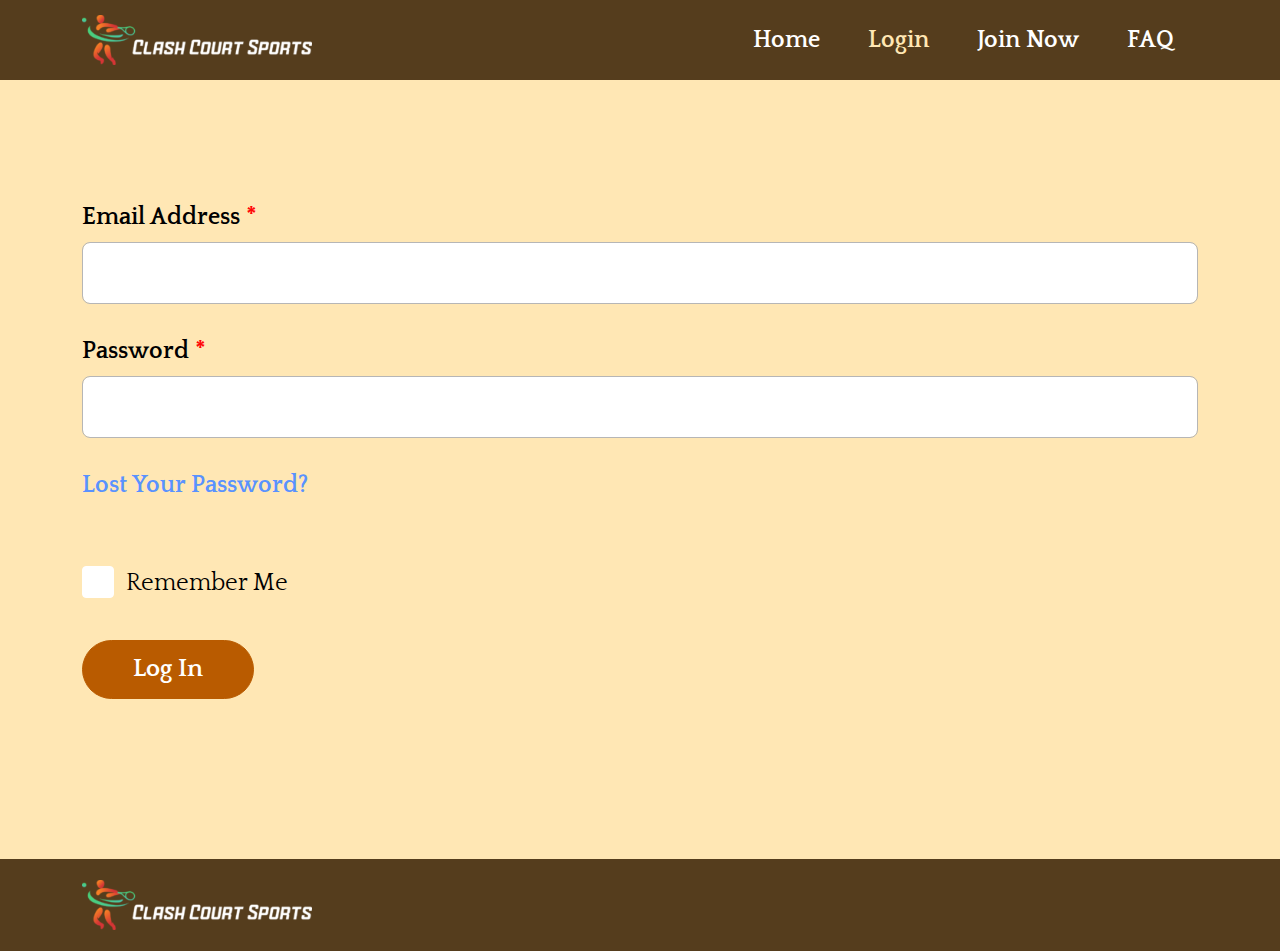
<file: login.html>
<!DOCTYPE html>
<html lang="en">

<head>
  <meta charset="UTF-8">
  <meta name="viewport" content="width=device-width, initial-scale=1">
  <meta name="title" content="Clash Court Sports- Login">
  <meta name="description" content="Clash Court Sports">
  <meta name="keywords" content="Clash Court Sports">
  <link rel="icon" type="image/ico" href="assets/images/favicon.ico">
  <link rel="stylesheet" href="https://stackpath.bootstrapcdn.com/font-awesome/4.7.0/css/font-awesome.min.css" />
  <link rel="stylesheet" href="assets/css/bootstrap.css" />
  <link rel="stylesheet" href="assets/css/owl.carousel.min.css" />
  <link rel="stylesheet" href="assets/css/main.css" />
  <link rel="stylesheet" href="assets/css/responsive.css" />
</head>

<body>
  <div class="body_main">
    <div class="header_section">
      <div class="container menu_container">
        <nav class="navbar navbar-expand-lg header_navbar">
          <a class="navbar-brand" href="/">
            <img src="assets/images/logo.svg" alt="Clash Court Sports lOGO" title="Clash Court Sports" />
          </a>
          <button class="navbar-toggler" type="button" data-bs-toggle="collapse" data-bs-target="#sportsmenunavbar"
            aria-controls="sportsmenunavbar" aria-expanded="false" aria-label="Toggle navigation">
            <img src="assets/images/menu.svg" alt="">
          </button>
          <div class="collapse navbar-collapse" id="sportsmenunavbar">
            <ul class="navbar-nav ms-auto">
              <li class="nav-item"><a class="nav-link" href="/">Home</a></li>
              <li class="nav-item"><a class="nav-link active" href="login.html">Login</a></li>
              <li class="nav-item"><a class="nav-link" href="join-now.html">Join Now</a></li>
              <li class="nav-item"><a class="nav-link" href="faq.html">FAQ</a></li>
            </ul>
          </div>
        </nav>
      </div>
    </div>
    <div class="login_banner_section">
      
    </div>
    <div class="login_section">
      <div class="container sports_container">
        <div class="login_box">
          <div class="login_group mb_30">
            <p class="label_from">Email Address <span>*</span></p>
            <input type="text" class="form-control info_form_control" placeholder="">
          </div>
          <div class="login_group mb_30">
            <p class="label_from">Password <span>*</span></p>
            <input type="text" class="form-control info_form_control" placeholder="">
          </div>
          <div class="login_group">
            <a href="#" class="lost_link">Lost Your Password?</a>
          </div>
          <div class="login_group">
            <div class="form-check remember_check">
              <input type="checkbox" class="form-check-input" value="oK4viwQ84hwM7GI62PnE"
                id="notification-oK4viwQ84hwM7GI62PnE">
              <label class="form-check-label" for="notification-oK4viwQ84hwM7GI62PnE">Remember Me</label>
            </div>
          </div>
          <div class="login_group">
            <a href="login.html" class="btn join_now_btn" target="_blank">Log In</a>
          </div>
        </div>
      </div>
    </div>

    <div class="footer_section">
      <div class="container sports_container">
        <a class="navbar-brand" href="/">
          <img src="assets/images/logo.svg" alt="Clash Court Sports lOGO" title="Clash Court Sports" />
        </a>
      </div>
    </div>
  </div>
  <script src="assets/js/jquery.js"></script>
  <script src="assets/js/popper.min.js"></script>
  <script src="assets/js/bootstrap.js"></script>
  <script src="assets/js/custom.js"></script>

</body>

</html>
</file>
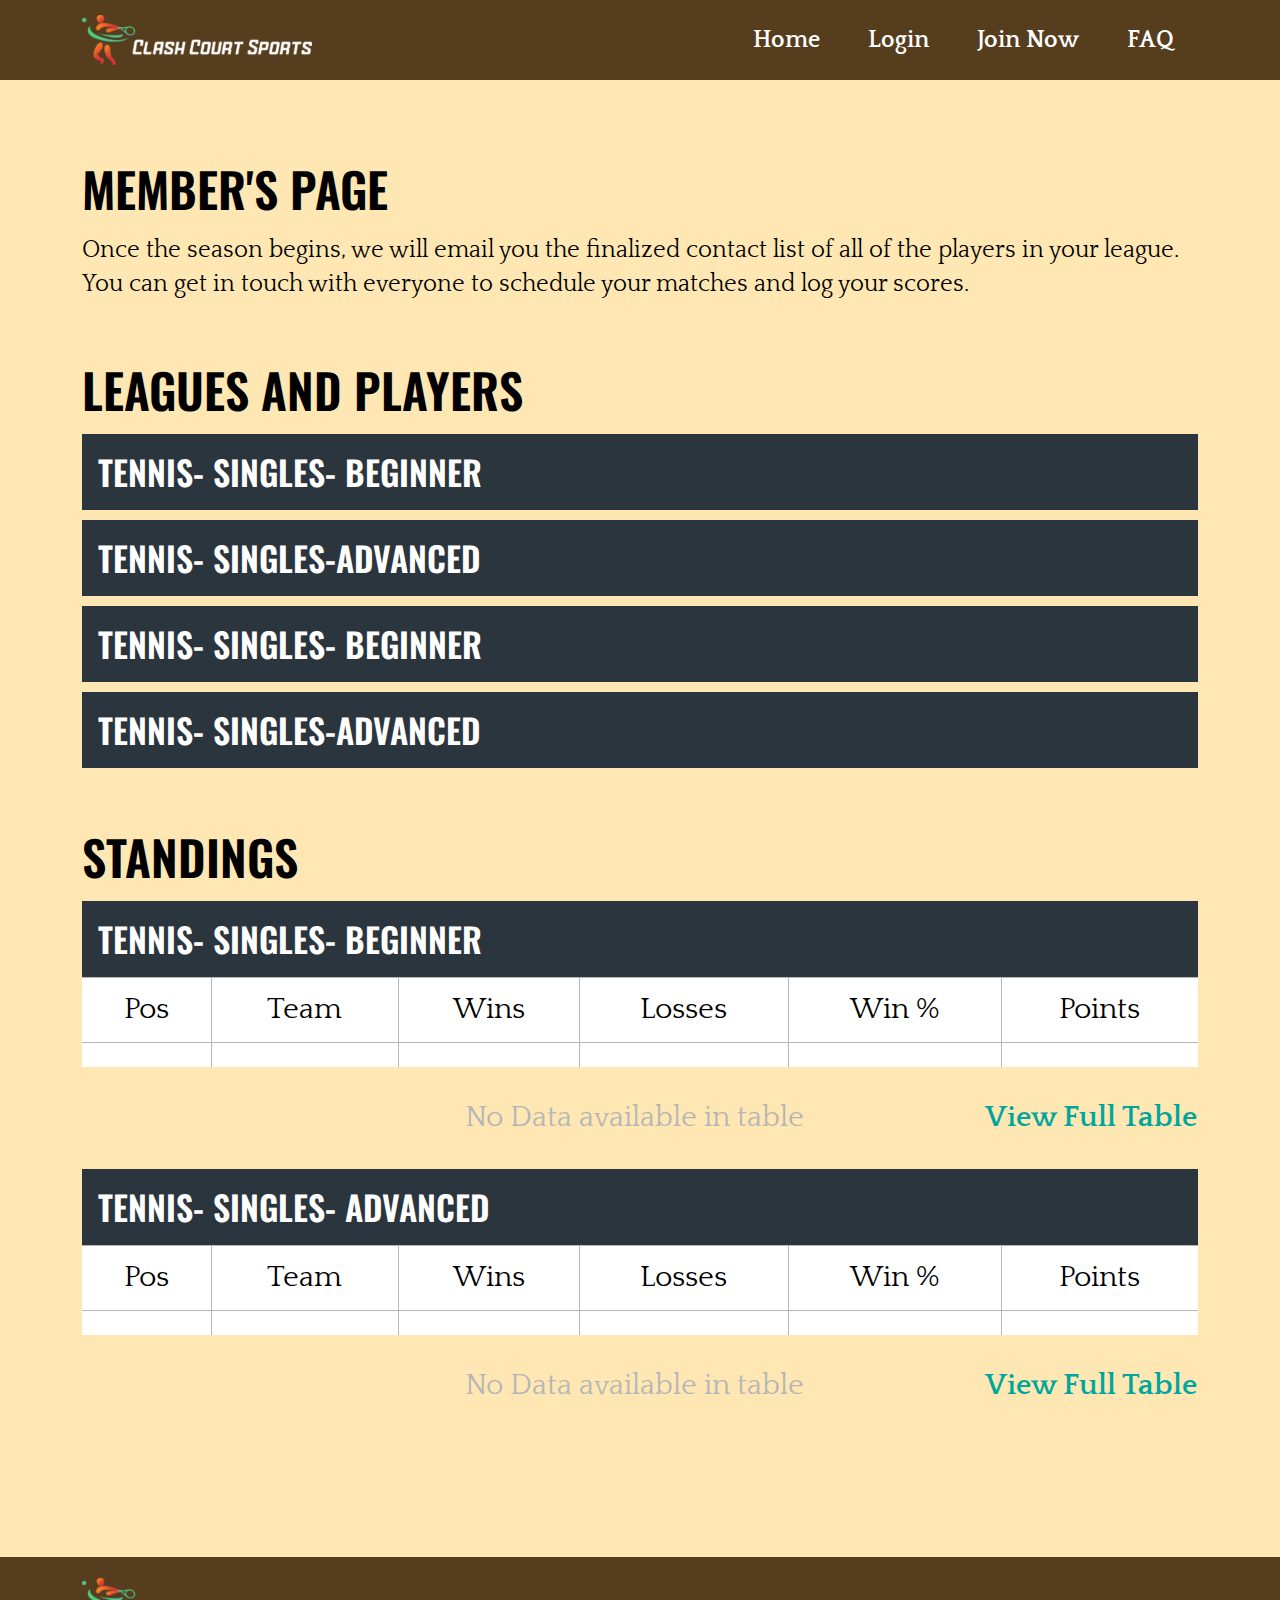
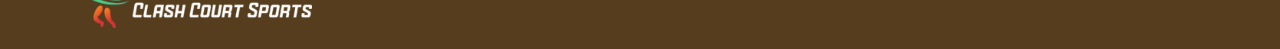
<file: member.html>
<!DOCTYPE html>
<html lang="en">

<head>
  <meta charset="UTF-8">
  <meta name="viewport" content="width=device-width, initial-scale=1">
  <meta name="title" content="Clash Court Sports- Member">
  <meta name="description" content="Clash Court Sports">
  <meta name="keywords" content="Clash Court Sports">
  <link rel="icon" type="image/ico" href="assets/images/favicon.ico">
  <link rel="stylesheet" href="https://stackpath.bootstrapcdn.com/font-awesome/4.7.0/css/font-awesome.min.css" />
  <link rel="stylesheet" href="assets/css/bootstrap.css" />
  <link rel="stylesheet" href="assets/css/owl.carousel.min.css" />
  <link rel="stylesheet" href="assets/css/main.css" />
  <link rel="stylesheet" href="assets/css/responsive.css" />
</head>

<body>
  <div class="body_main">
    <div class="header_section">
      <div class="container menu_container">
        <nav class="navbar navbar-expand-lg header_navbar">
          <a class="navbar-brand" href="/">
            <img src="assets/images/logo.svg" alt="Clash Court Sports lOGO" title="Clash Court Sports" />
          </a>
          <button class="navbar-toggler" type="button" data-bs-toggle="collapse" data-bs-target="#sportsmenunavbar"
            aria-controls="sportsmenunavbar" aria-expanded="false" aria-label="Toggle navigation">
            <img src="assets/images/menu.svg" alt="">
          </button>
          <div class="collapse navbar-collapse" id="sportsmenunavbar">
            <ul class="navbar-nav ms-auto">
              <li class="nav-item"><a class="nav-link" href="/">Home</a></li>
              <li class="nav-item"><a class="nav-link" href="login.html">Login</a></li>
              <li class="nav-item"><a class="nav-link" href="events.html">Join Now</a></li>
              <li class="nav-item"><a class="nav-link" href="faq.html">FAQ</a></li>
            </ul>
          </div>
        </nav>
      </div>
    </div>
   <div class="member_section">
      <div class="container sports_container">
        <div class="member_heading_box">
          <h1 class="member_page_heading">Member's Page</h1>
          <p class="member_sub_heading">Once the season begins, we will email you the finalized contact list of all of the players in your league. You can get in touch with everyone to schedule your matches and log your scores.</p>
        </div>
        <div class="leagues_box">
          <h1 class="member_page_heading">Leagues and Players</h1>
          <div class="league_heading_box">
            Tennis- Singles- Beginner
          </div>
          <div class="league_heading_box">
            Tennis- Singles-Advanced
          </div>
          <div class="league_heading_box">
            Tennis- Singles- Beginner
          </div>
          <div class="league_heading_box">
            Tennis- Singles-Advanced
          </div>
        </div>
        <div class="tenis_table_box">
          <h1 class="member_page_heading">Standings</h1>
          <div class="league_heading_box">
            Tennis- Singles- Beginner
          </div>
          <div class="table_box">
            <div class="table-responsive">
              <table class="table tenis_table">
                <thead>
                  <tr>
                    <th scope="col">Pos</th>
                    <th scope="col">Team</th>
                    <th scope="col">Wins</th>
                    <th scope="col">Losses</th>
                    <th scope="col">Win %</th>
                    <th scope="col">Points</th>
                  </tr>
                </thead>
                <tbody>
                  <tr>
                    <td></td>
                    <td></td>
                    <td></td>
                    <td></td>
                    <td></td>
                    <td></td>
                  </tr>
                </tbody>
              </table>
            </div>
          </div>
          <div class="no_data_box">
            <p class="no_data_text">No Data available in table</p>
            <a type="button" class="btn full_link">View Full Table</a>
          </div>
        </div>
        <div class="tenis_table_box">
          <div class="league_heading_box">
            Tennis- Singles- Advanced
          </div>
          <div class="table_box">
            <div class="table-responsive">
              <table class="table tenis_table">
                <thead>
                  <tr>
                    <th scope="col">Pos</th>
                    <th scope="col">Team</th>
                    <th scope="col">Wins</th>
                    <th scope="col">Losses</th>
                    <th scope="col">Win %</th>
                    <th scope="col">Points</th>
                  </tr>
                </thead>
                <tbody>
                  <tr>
                    <td></td>
                    <td></td>
                    <td></td>
                    <td></td>
                    <td></td>
                    <td></td>
                  </tr>
                </tbody>
              </table>
            </div>
          </div>
          <div class="no_data_box">
            <p class="no_data_text">No Data available in table</p>
            <a type="button" class="btn full_link">View Full Table</a>
          </div>
        </div>
      </div>
   </div>

    <div class="footer_section">
      <div class="container sports_container">
        <a class="navbar-brand" href="/">
          <img src="assets/images/logo.svg" alt="Clash Court Sports lOGO" title="Clash Court Sports" />
        </a>
      </div>
    </div>
  </div>
  <script src="assets/js/jquery.js"></script>
  <script src="assets/js/popper.min.js"></script>
  <script src="assets/js/bootstrap.js"></script>
  <script src="assets/js/custom.js"></script>

</body>

</html>
</file>
<file: assets/css/main.css>
@import url('https://fonts.googleapis.com/css2?family=Oswald:wght@200..700&display=swap');
@import url('https://fonts.googleapis.com/css2?family=Quattrocento:wght@400;700&display=swap');
*,
*::before,
*::after {
    box-sizing: border-box;
    padding: 0;
    margin: 0;
}
a {
	text-decoration: none;
}

a:hover,
a:focus {
	text-decoration: none;
}

i:before {
	margin-left: 0px !important;
}
body {
	font: 400 15px/26px "Oswald", serif;	
	letter-spacing: 0px;
	color: #2C2C2C;
	padding: 0px;
	overflow-x: hidden;
	z-index: 0;
	background-color: #FFE7B4;
}

input[type=text]:focus,
input[type=date]:focus,
textarea:focus,
input[type=number]:focus,
.selectpickers:focus,
input[type=datetime-local],
input[type=month],
input[type=time]:focus,
.custom-select:focus,
select.form-control:focus,
input[type=email]:focus,
input[type=file]:focus,
textarea.form-control:focus,
input[type=search]:focus,
input[type=datetime-local]:focus,
button:focus,
input[type=month]:focus,
.form-select:focus,
input[type=phone]:focus,
input[type=password]:focus {
	box-shadow: none;
	border-color: #5296D5;
	outline: none;
}

a,
.btn,
button {
	text-decoration: none;
	outline: none;
}

a:hover,
a:focus,
.btn:hover,
.btn:focus,
button:hover,
button:focus {
	text-decoration: none;
	outline: none;
	box-shadow: none;
}

.btn:focus,
.btn:active:focus,
.btn.active:focus,
.btn.focus,
.btn:active.focus,
.btn.active.focus {
	outline: none;
	box-shadow: none;
}
.header_section{
    width: 100%;
    background-color: #553D1D;
    padding: 0px;
}
/* .body_main{
	max-width: 1440px;
	margin: auto;
} */
.header_navbar{
	padding: 0px;
	background-color: #553D1D;
}
.header_navbar .navbar-brand{
	width: 230px;
    height: 50px;
    padding: 0;
    background-color: transparent;
    display: flex;
    justify-content: flex-start;
    align-items: flex-start;
    overflow: hidden;
    margin-right: 20px;
}
.header_navbar .navbar-brand img{
	max-width: 100%;
    height: auto;
}
.header_navbar .navbar-nav .nav-item .nav-link {
	font-family: "Quattrocento", sans-serif;
    font-size: 24px;
    line-height: 34px;
    color: #fff;
    transition: .5s ease-in-out;
    padding: 23px 24px;
    background-color: transparent;
	font-weight: bold;
    position: relative;
}

.dropdown_solution[data-bs-popper]{
    margin-top: 0px;
}

.header_navbar .navbar-nav .nav-item .nav-link:hover,
.header_navbar .navbar-nav .nav-item .nav-link:focus,
.header_navbar .navbar-nav .nav-item .nav-link.active {
	color: #FFE7B4;
}

.banner_section {
	width: 100%;
	background-image: url(../images/hero-banner.png);
	background-position: center;
	background-repeat: no-repeat;
	background-size: cover;
	position: relative;
	padding: 410px 0px;
}
.join_now_bannner {
	width: 100%;
	background-image: url(../images/001.png);
	background-position: center;
	background-repeat: no-repeat;
	background-size: cover;
	position: relative;
	padding: 341px 0px;
}

.banner_headng{
	color: #fff;
	text-transform: uppercase;	
	font-size: 90px;
	line-height: 100px;
	font-weight: 500;
	margin-bottom: 10px;
}
.banner_content{
	color: #fff;
	font-size: 30px;
	line-height: 40px;
	margin-bottom: 36px;
}
.join_now_btn{
	color: #fff;
    font-size: 25px;
    font-weight: bold;
    line-height: 25px;
    padding: 16px 50px;
    border: 1px solid #B95B00;
    border-radius: 30px;
    background-color: #B95B00;
	font-family: "Quattrocento", sans-serif;
}

.join_now_btn:hover{
    color: #fff;
    border: 1px solid #B95B00;
    background-color: #B95B00;  
    box-shadow: none;
    outline: none;
}

.faq_btn{
    color: #fff;
    font-size: 25px;
    font-weight: bold;
    line-height: 25px;
    padding: 16px 60px;
    border: 1px solid #fff;
    border-radius: 30px;
    background-color: transparent;
	font-family: "Quattrocento", sans-serif;
}

.faq_btn:hover{
    color: #fff;
    border: 1px solid #fff;
    background-color: transparent;  
    box-shadow: none;
    outline: none;
}
.demo_btn_group a+ a{
    margin-left: 16px;
}
.registration_section{
	background-color: #FFE7B4;
	padding: 120px 0px;
}
.registration_list{
	display: -ms-flexbox;
    display: flex;
    -ms-flex-wrap: wrap;
    display: flex;
    flex-wrap: wrap;
    margin-right: -8px;
    margin-left: -8px;
    list-style: none;
    padding: 0;
    margin-bottom: 0;
}
.registration_list li{
	flex: 0 0 33.333333%;
    max-width: 33.333333%;
    padding-right: 8px;
    padding-left: 8px;
    margin-bottom: 0px;
}
.registration_heading{
	font-size: 36px;
	line-height: 46px;
	color: #000;
	font-weight: bold;
	margin-bottom: 40px;
	text-align: center;
	text-transform: uppercase;
}
.registration_box_inner{
	text-align: center;
	padding-top: 278px;
}
.registration_box_inner h6{
	font-size: 22px;
	line-height: 32px;
	color: #fff;
	font-weight: bold;
	margin-bottom: 10px;
	text-align: center;
	font-family: "Quattrocento", sans-serif;
}
.registration_for_btn{
	font-size: 20px;
	line-height: 30px;
	color: #fff;
	font-weight: bold;
	text-align: center;
	font-family: "Quattrocento", sans-serif;
	border-radius: 7px;
	padding: 2px 27px;
	background-color: #B95B00;
	border: 0px;
}
.registration_for_btn:hover{
	background-color: #B95B00;
	color: #fff;
}
.registration_box_card {
	width: 100%;
	height: 375px;
	background-image: url(../images/registration_lmage-1.svg);
	background-position: center;
	background-repeat: no-repeat;
	background-size: cover;
	position: relative;
	border-radius: 8px;
}

.bg_two{	
	background-image: url(../images/doubles-banner.png);
}

.bg_three{
	background-image: url(../images/rules-image.png);
}
.back_section_box{
	text-align: center;
}
.back_section{
	width: 100%;
    background-image: url(../images/donation-banner.png);
    background-position: center;
    background-repeat: no-repeat;
    background-size: cover;
    position: relative;
    padding: 159px 0px;
    height: 636px;
}
/* .login_banner_section {
    width: 100%;
    background-image: url(../images/login-banner.svg);
    background-position: center;
    background-repeat: no-repeat;
    background-size: cover;
    position: relative;
    padding: 540px 0px;
    margin-top: -107px;
} */
.back_section_box h3{
	font-size: 48px;
	line-height: 58px;
	font-weight: bold;
	color: #fff;
	margin-bottom: 32px;
	text-transform: uppercase;
}
.back_section_box p{
	font-size: 24px;
	line-height: 34px;
	font-weight: bold;
	color: #fff;
	margin-bottom: 32px;
}

.back_btn{
    color: #000000;
    font-size: 25px;
    font-weight: bold;
    line-height: 25px;
    padding: 16px 60px;
    border: 1px solid #FBBD3B;
    border-radius: 30px;
    background-color: #FBBD3B;
	font-family: "Quattrocento", sans-serif;
}

.back_btn:hover{
    color: #000000;
    border: 1px solid #FBBD3B;
    background-color: #FBBD3B;  
    box-shadow: none;
    outline: none;
}
.work_section{
	padding: 120px 0px;
}
.work_list{
	display: -ms-flexbox;
    display: flex;
    -ms-flex-wrap: wrap;
    display: flex;
    flex-wrap: wrap;
    margin-right: -8px;
    margin-left: -8px;
    list-style: none;
    padding: 0;
    margin-bottom: 0;
	align-items: center;
}
.work_list li{
	flex: 0 0 50%;
    max-width: 50%;
    padding-right: 8px;
    padding-left: 8px;
    margin-bottom: 0px;
}
.work_list_media{
    display: -ms-flexbox;
    display: flex;
    -ms-flex-align: center;
    align-items: center;
	position: relative;
}
.work_list_media+ .work_list_media{
	margin-top: 30px;
}
.work_list_media::after{
	content: "";
	width: 4px;
	height: 100%;
	background-color: #251F1F;
	position: absolute;
	top: 30px;
	bottom: 0;
	left: 12px;
}
.work_list_media:last-of-type::after{
	display: none;
}
.work_icon{
    border: 1px solid #4BB36B;
    width: 30px;
    height: 30px;
    background-color: #4BB36B;
    border-radius: 50%;
    text-align: center;
    color: #fff;
    font-size: 18px;
    line-height: 30px;
    margin-right: 24px;
	font-family: "Quattrocento", sans-serif;
	z-index: 20px;
}
.work_list_media_body{
    -ms-flex: 1;
    flex: 1;
}
.work_list_media_body h5{
    color: #251F1F;
    font-size: 24px;
    line-height: 30px;
    font-weight: bold;
	font-family: "Quattrocento", sans-serif;
	margin-bottom: 0;
}
.work_list_box h4{
	font-size: 36px;
    line-height: 46px;
	font-weight: bold;
	color: #251F1F;
	margin-bottom: 32px;
}
.work_box_img{
	width: 588px;
    height: 453px;
    padding: 0;
    background-color: transparent;
    display: flex;
    justify-content: flex-start;
    align-items: flex-start;
    overflow: hidden;
    margin: auto;
}
.work_box_img img{
	max-width: 100%;
	height: auto;
}
.mt_32{
	margin-top: 32px;
}
.testimonial_section{
	background-color: #fff;
	padding: 39px 0;
}
.testimonial_box h5{
	font-size: 40px;
    line-height: 50px;
	font-weight: 500;
	color: #000000;
	margin-bottom: 0px;
	text-transform: uppercase;
}
.testimonial_box p{
	font-size: 24px;
    line-height: 34px;
	color: #000000;
	margin-bottom: 0px;
	text-align: end;
}
.contact_section{
	padding-top: 120px;
	padding-bottom: 80px;
}
.contact_box{
	display: flex;
	align-self: start;
	justify-content: space-between;
}
.contact_box_left{
	max-width: 513px;
	margin-right: 60px;
}
.contact_box_left h6{
	font-size: 36px;
    line-height: 46px;
	font-weight: bold;
	text-transform: uppercase;
	color: #000000;
	margin-bottom: 16px;
}
.contact_box_left p{
	font-size: 24px;
    line-height: 34px;
	color: #000000;
	margin-bottom: 0px;
	font-weight: normal;
	font-family: "Quattrocento", sans-serif;
}
.info_label{
    color: #000;
    font-size: 24px;
    font-style: normal;
    font-weight: bold;
    line-height: 34px;
    margin-bottom: 8px;
	font-family: "Quattrocento", sans-serif;
}
.info_form_control{
    color: #B6B6B6;
    font-size: 22px;
    font-style: normal;
    font-weight: bold;
    line-height: 32px;
    padding: 14px 16px 14px 16px;
    border-radius: 8px;
    border: 1px solid #B6B6B6;
    background-color: #fff;
	font-family: "Quattrocento", sans-serif;
}
.info_group{
	margin-bottom: 32px;
}
.contact_box_right {
    width: 513px;
}
.footer_section{
	background-color: #553D1D;
    padding: 21px 0;
}
.about_section{
	padding-top: 80px;
	padding-bottom: 80px;
}
.about_content h2{
	color: #000;
    font-size: 36px;
    font-weight: bold;
    line-height: 46px;
    margin-bottom: 16px;
	text-transform: uppercase;
}
.about_content p{
	color: #000;
    font-size: 24px;
    font-style: normal;
    font-weight: normal;
    line-height: 34px;
    margin-bottom: 16px;
	font-family: "Quattrocento", sans-serif;
}
.header_navbar .navbar-toggler, .header_navbar .navbar-toggler:hover, .header_navbar .navbar-toggler:focus {
    color: #fff;
    border-color: #fff;
    border: 0;
    padding: 0;
    box-shadow: none;
    outline: none;
    border: 0;
}	
.navbar-toggler-icon {
    display: inline-block;
    width: 1.5em;
    height: 1.5em;
    vertical-align: middle;
    background-image: var(--bs-navbar-toggler-icon-bg);
    background-repeat: no-repeat;
    background-position: center;
    background-size: 100%;
}
.login_section{
	padding-top: 120px;
	padding-bottom: 160px;
}
.label_from{
	font-family: "Quattrocento", sans-serif;
	font-size: 24px;
	line-height: 34px;
	color: #000000;
	font-weight: bold;
	margin-bottom: 8px;
}
.label_from span{
	color: #FF0606;
}
.mb_30{
	margin-bottom: 30px;
}
.lost_link{
	color: #5992FF;
	font-family: "Quattrocento", sans-serif;
	font-size: 24px;
	line-height: 34px;
	font-weight: bold;
	margin-bottom: 64px;
	display: block;
}
.remember_check .form-check-input {
	width: 32px;
	height: 32px;
	border: 1px solid #fff;
	margin-right: 12px;
	border-radius: 4px;
	margin-top: 0;
}

.remember_check .form-check-label {
	font-size: 24px;
	line-height: 34px;
	color: #000000;
	font-family: "Quattrocento", sans-serif;
	position: relative;
}

.remember_check .form-check-label span {
	display: block;
	margin-bottom: 2px;
	font-weight: 500;
	color: #333333;
}

.remember_check .form-check-input:checked {
	background-color: #333333;
	border: 1px solid #333333;
}

.remember_check .form-check-input:focus {
	box-shadow: none;
	outline: none;
}
.remember_check{
	margin-bottom: 40px;
}

.join_now_list{
    display: -ms-flexbox;
    display: flex;
    -ms-flex-wrap: wrap;
    display: flex;
    flex-wrap: wrap;
    margin-right: -8px;
    margin-left: -8px;
    list-style: none;
    padding: 0;
    margin-bottom: 0;
}
.join_now_list li{
	flex: 0 0 50%;
    max-width: 50%;
    padding-right: 8px;
    padding-left: 8px;
    margin-bottom: 0px;
}
.join_now_list .width_full{
	flex: 0 0 100%;
    max-width: 100%;
}
.hidden{
	visibility: hidden;
}
.faq_section{
	padding: 80px 0;
}
.faq_heading{
	font-size: 48px;
	line-height: 58px;
	font-weight: 600;
	color: #000;
	margin-bottom: 30px;
}
.accordion_button{
	border-radius: 8px;
	background-color: #fff;
	border: 0px solid #B6B6B6;
	box-shadow: none;
	font-size: 36px;
	line-height: 46px;
	font-weight: 600;
	text-transform: uppercase;
	padding: 20px;
	font-family: "Oswald", sans-serif;
}
.accordion_button:not(.collapsed) {
    color: #000;
    background-color: #fff;
    box-shadow: none;
}
.accordion_button:focus{
	box-shadow: none;
	border-color: #B6B6B6;
}
.accordion_item{
	border-radius: 8px;
	border: 1px solid #B6B6B6;
}
.accordion_item+ .accordion_item{
	margin-top: 15px;
}
.accordion_body{
	padding: 20px;
}
.accordion_body p{
	font-size: 24px;
	line-height: 32px;
	color: #000;
	font-family: "Quattrocento", sans-serif;
	margin-bottom: 0;
}
.accordion_body p+ p{
	margin-top: 15px;
}
.event_headng{
	font-size: 70px;
	line-height: 80px;
	color: #fff;
	font-weight: 500;
	text-transform: uppercase;
	margin-bottom: 10px;
}
.event_sub_heading{
	font-size: 34px;
	line-height: 49px;
	color: #fff;
	font-weight: bold;
	margin-bottom: 10px;
	font-family: "Quattrocento", sans-serif;
}
.event_btn{
	color: #fff;
    font-size: 24px;
    font-weight: bold;
    line-height: 34px;
    padding: 8px 40px;
    border: 1px solid #4BB36B;
    border-radius: 30px;
    background-color: #4BB36B;
	font-family: "Quattrocento", sans-serif;
}

.event_btn:hover{
    color: #fff;
    border: 1px solid #4BB36B;
    background-color: #4BB36B;  
    box-shadow: none;
    outline: none;
}
.event_content{
	text-align: center;
    max-width: 832px;
    margin: auto;
}
.timer_box{
	max-width: 592px;
	margin: auto auto 80px auto;
}
.timer_list{
    display: -ms-flexbox;
    display: flex;
    -ms-flex-wrap: wrap;
    display: flex;
    flex-wrap: wrap;
    margin-right: -8px;
    margin-left: -8px;
    list-style: none;
    padding: 0;
    margin-bottom: 0;
	width: 100%;
}
.timer_list li{
	flex: 0 0 33.333333%;
    max-width: 33.333333%;
    padding-right: 8px;
    padding-left: 8px;
    margin-bottom: 0px;
}
.timer_box_inner{
	background-color: #553D1D;
	border-radius: 8px;
	height: 182px;
	width: 100%;
	display: flex;
	align-items: center;
	justify-content: center;
	text-align: center;
}
.minutes_text{
	font-size: 80px;
	line-height: 90px;
	font-weight: bold;
	color: #fff;
	margin-bottom: 0;
}
.minutes_text span{
	display: block;
	font-size: 24px;
	line-height: 34px;
	font-weight: bold;
	color: #fff;
	margin-bottom: 0;
	font-family: "Quattrocento", sans-serif;
}
.donation_section{
	width: 100%;
	background-image: url(../images/002.png);
	background-position: center;
	background-repeat: no-repeat;
	background-size: cover;
	position: relative;
	padding: 340px 0px;
}
.donation_box{
	max-width: 615px;
	margin: auto;
}
.donation_box h1{
	font-size: 70px;
	line-height: 80px;
	color: #fff;
	font-weight: 500;
	text-transform: uppercase;
	margin-bottom: 0;
	text-align: center;
}
.donation_about_section{
	padding: 120px 0px;
}
.donation_box_card{
	max-width: 846px;
	margin: auto;
}
.donation_box_card_header{
	margin-bottom: 30px;
}
.donation_box_card_header .nav-item .nav-link{
	font-size: 36px;
	line-height: 46px;
	font-family: "Quattrocento", sans-serif;
	font-weight: bold;
	color: #000000;
	background-color: transparent;
	border-radius: 0px;
	border: 1px solid #553D1D;
	padding: 26px 111px;
	transition: .5s ease-in-out;
}
.donation_box_card_header .nav-item .nav-link:hover, .donation_box_card_header .nav-item .nav-link.active{
	background-color: #553D1D;
	color: #fff;
}
.donation_monthly_btn{
	width: 100%;
	font-size: 36px;
	line-height: 46px;
	font-family: "Quattrocento", sans-serif;
	font-weight: bold;
	color: #fff;
	background-color: #B95B00;
	border-radius: 0px;
	border: 1px solid #B95B00;
	padding: 26px 98px;
	transition: .5s ease-in-out;
	margin-bottom: 30px;
}
.donation_monthly_btn:hover{
	background-color: #B95B00;
	color: #fff;
}
.translate_price_list{
    display: -ms-flexbox;
    display: flex;
    -ms-flex-wrap: wrap;
    display: flex;
    flex-wrap: wrap;
    margin-right: -5px;
    margin-left: -5px;
    list-style: none;
    padding: 0;
    margin-bottom: 60px;
}
.translate_price_list li{
    flex: 0 0 33.333333%;
    max-width: 33.333333%;
    padding-right: 5px;
    padding-left: 5px;
    margin-bottom: 0px;
}
.price_list_btn{
	width: 100%;
	font-size: 40px;
	line-height: 46px;
	font-family: "Quattrocento", sans-serif;
	font-weight: bold;
	color: #000;
	background-color: transparent;
	border-radius: 0px;
	border: 1px solid #553D1D;
	padding: 26px 98px;
	transition: .5s ease-in-out;
	margin-bottom: 10px;
}
.price_list_btn:hover, .price_list_btn.btn:active{
	background-color: #4BB36B;
	border: 1px solid #4BB36B;
	color: #fff;
}
.gift_text{
	font-size: 36px;
	line-height: 46px;
	font-family: "Quattrocento", sans-serif;
	font-weight: bold;
	color: #000;
	margin-bottom: 10px;
}
.gift_amount_text{
	font-size: 106px;
	line-height: 116px;
	font-family: "Quattrocento", sans-serif;
	font-weight: bold;
	color: #FF0606;
	margin-bottom: 15px;
}
.donat_btn_group{
	margin-bottom: 30px;
}
.pay_btn{
	padding: 0;	
}
.continue_btn{
	font-size: 24px;
    line-height: 34px;
    font-family: "Quattrocento", sans-serif;
    font-weight: bold;
    color: #fff;
    background-color: #B95B00;
    border-radius: 30px;
    border: 1px solid #B95B00;
    padding: 8px 40px;
    transition: .5s ease-in-out;
}
.continue_btn:hover{
	background-color: #B95B00;
	color: #fff;
}
.member_section{
	padding: 80px 0px 120px;
}
.member_page_heading{
	font-size: 48px;
	line-height: 58px;
	font-weight: 600;
	text-transform: uppercase;
	color: #000;
	margin-bottom: 15px;
}
.member_sub_heading{
	font-family: "Quattrocento", sans-serif;
	font-size: 24px;
	line-height: 34px;
	font-weight: normal;
	color: #000;
	margin-bottom: 60px;
}
.leagues_box{
	margin-bottom: 60px;
}
.league_heading_box{
	font-size: 34px;
	line-height: 44px;
	font-weight: 600;
	text-transform: uppercase;
	color: #fff;
	background-color: #2B353E;
	padding: 16px;
	width: 100%;
}
.league_heading_box+ .league_heading_box{
	margin-top: 10px;
}
.tenis_table{
	margin-bottom: 0px;
}
.tenis_table thead tr th{
	font-family: "Quattrocento", sans-serif;
	font-size: 30px;
	line-height: 40px;
	color: #000;
	font-weight: 400;
	text-align: center;
	white-space: nowrap;
	padding: 12px;
	border: 1px solid #B6B6B6;
}
.tenis_table thead tr th:first-child{
	border-left: 0px;
}
.tenis_table thead tr th:last-child{
	border-right: 0px;
}
.tenis_table tbody tr td{
	font-family: "Quattrocento", sans-serif;
	font-size: 30px;
	line-height: 40px;
	color: #000;
	font-weight: 400;
	text-align: center;
	padding: 12px;
	border: 1px solid #B6B6B6;
}
.tenis_table tbody tr td:first-child{
	border-left: 0px;
}
.tenis_table tbody tr td:last-child{
	border-right: 0px;
}
.tenis_table tbody tr:last-child td{
	border-bottom: 0px;
}
.no_data_box{
	margin-top: 30px;
	margin-bottom: 30px;
}
.no_data_text{
	font-family: "Quattrocento", sans-serif;
	font-size: 30px;
	line-height: 40px;
	font-weight: 400;
	color: #B6B6B6;
	margin-bottom: 0;
	margin-right: 180px;
}
.full_link{
	font-family: "Quattrocento", sans-serif;
	font-size: 30px;
	line-height: 40px;
	font-weight: bold;
	color: #00A69C;
	padding: 0px;
}
.no_data_box {
    margin-top: 30px;
    margin-bottom: 30px;
    display: flex;
    align-items: center;
    justify-content: flex-end;
}
.login_banner_section{
	width: 100%;
	height: auto;
}
.login_banner_section img{
	width: 100%;
	height: auto;
}
.event_box_card{
	border-radius: 8px;
    border: 1px solid #B6B6B6;
	background-color: #fff;
	padding: 20px;
}
.events_heading{
    font-size: 36px;
    line-height: 46px;
    font-weight: 600;
    text-transform: uppercase;
    font-family: "Oswald", sans-serif;
	margin-bottom: 16px;
}
.event_subheading{
	font-size: 24px;
    line-height: 32px;
    color: #000;
    font-family: "Quattrocento", sans-serif;
    margin-bottom: 16px;
}
.event_date{
	font-size: 24px;
    line-height: 34px;
    color: #000000;
    margin-bottom: 16px;
}
.event_box_card+ .event_box_card{
	margin-top: 16px;
}
.join_now_radio{
	margin-bottom: 30px;
}

.join_now_radio .form-check-input {
	width: 32px;
	height: 32px;
	border: 1px solid #fff;
	margin-right: 12px;
	border-radius: 50%;
	margin-top: 0;
}

.join_now_radio .form-check-label {
	font-size: 24px;
	line-height: 34px;
	color: #000000;
	font-family: "Quattrocento", sans-serif;
	position: relative;
}

.join_now_radio .form-check-input:checked {
	background-color: #333333;
	border: 1px solid #333333;
	box-shadow: none;
}

.join_now_radio .form-check-label {
	position: relative;
	display: inline-block;
	cursor: pointer;
	color: #333333;
	margin-left: 2px;
}

.join_now_radio .form-check-label .tooltip_text {
	visibility: hidden;
	font-size: 16px;
	line-height: 26px;
	color: #fff;
	font-weight: 400;
    font-family: "Quattrocento", sans-serif;
	text-align: left;
	width: 280px;
	background-color: #333333;
	border-radius: 5px;
	padding: 12px;
	position: absolute;
	z-index: 30;
	bottom: 125%;
	left: 50%;
	margin-left: -100px;
	opacity: 0;
	transition: opacity 0.3s;
}

.join_now_radio .form-check-label .tooltip_text::after {
	content: "";
	position: absolute;
	top: 100%;
	left: 50%;
	margin-left: -5px;
	border-width: 5px;
	border-style: solid;
	border-color: #333333 transparent transparent transparent;
}

.join_now_radio .form-check-label:hover .tooltip_text {
	visibility: visible;
	opacity: 1;
}
</file>
<file: assets/css/responsive.css>
@media (min-width: 1440px) and (max-width: 1920px) {
  .sports_container{
    max-width: 1200px;
    padding-left: 0px;
    padding-right: 0px;
  }
  .menu_container{
    max-width: 1440px;
    padding-left: 24px;
    padding-right: 24px;
  }
}

@media (min-width: 1600px) and (max-width: 1799.98px) {}

@media (min-width: 1400px) and (max-width: 1599.98px) {
        
}

@media (min-width: 1200px) and (max-width: 1399.98px) {
    
}
@media (min-width: 992px) and (max-width: 1199.98px){
   
}
@media (min-width: 768px) and (max-width: 991.98px) {
    .footer_box {
        flex: 0 0 50%;
        max-width: 50%;
    }
    .help_type_list li {
        flex: 0 0 50%;
        max-width: 50%;   
        margin-bottom: 32px; 
    }
    
}

@media (min-width: 576px) and (max-width: 767.98px) {}

@media (max-width: 575.98px) {
    .work_list li {
        flex: 0 0 100%;
        max-width: 100%;
    }
    .work_box_img {
        width: 100%;
        height: auto;
    }
    .contact_box {
        flex-direction: column;
    }
    .contact_box_right {
        width: 100%;
    }
}

@media (max-width: 360.98px) {
    
}

@media (max-width: 991.98px) {
    
    .back_section_box p {
        font-size: 18px;
        line-height: 28px;
        margin-bottom: 30px;
    }
    .testimonial_box h5 {
        font-size: 32px;
        line-height: 42px;
    }
    .banner_headng {
        font-size: 32px;
        line-height: 42px;
    }
    .banner_content {
        color: #fff;
        font-size: 18px;
        line-height: 28px;
        margin-bottom: 30px;
    }
    .banner_section {
        padding: 120px 0px;
    }
    .registration_list li {
        flex: 0 0 100%;
        max-width: 100%;
    }
    .registration_box_card {
        height: 100%;
        padding-bottom: 16px;
    }
    .registration_list li+ li{
        margin-top: 30px;
    }
    .header_navbar .navbar-nav .nav-item .nav-link {
        font-size: 18px;
        line-height: 28px;
        padding: 15px 0px;
    }
    .back_section {
        padding: 80px 0px;
    }
    .back_section_box h3 {
        font-size: 32px;
        line-height: 42px;
    }
    .about_content h2 {
        font-size: 32px;
        line-height: 42px;
    }
    .about_content p {
        font-size: 18px;
        line-height: 28px;
    }
    .registration_heading {
        font-size: 32px;
        line-height: 42px;
        margin-bottom: 30px;
    }
    .back_btn {
        font-size: 18px;
        line-height: 28px;
        padding: 15px 30px;
    }
    .work_list_box h4 {
        font-size: 32px;
        line-height: 42px;
    }
    .work_list_media_body h5 {
        font-size: 18px;
        line-height: 28px;
    }
    .join_now_btn {
        font-size: 18px;
        line-height: 28px;
        padding: 15px 36px;
    }
    .contact_box_left h6 {
        font-size: 32px;
        line-height: 42px;
    }
    .contact_box_left p {
        font-size: 18px;
        line-height: 28px;
        margin-bottom: 32px;
    }
    .info_label {
        color: #000;
        font-size: 18px;
        line-height: 28px;
    }
    .header_navbar {
        padding: 12px 0px;
    }
}
</file>
